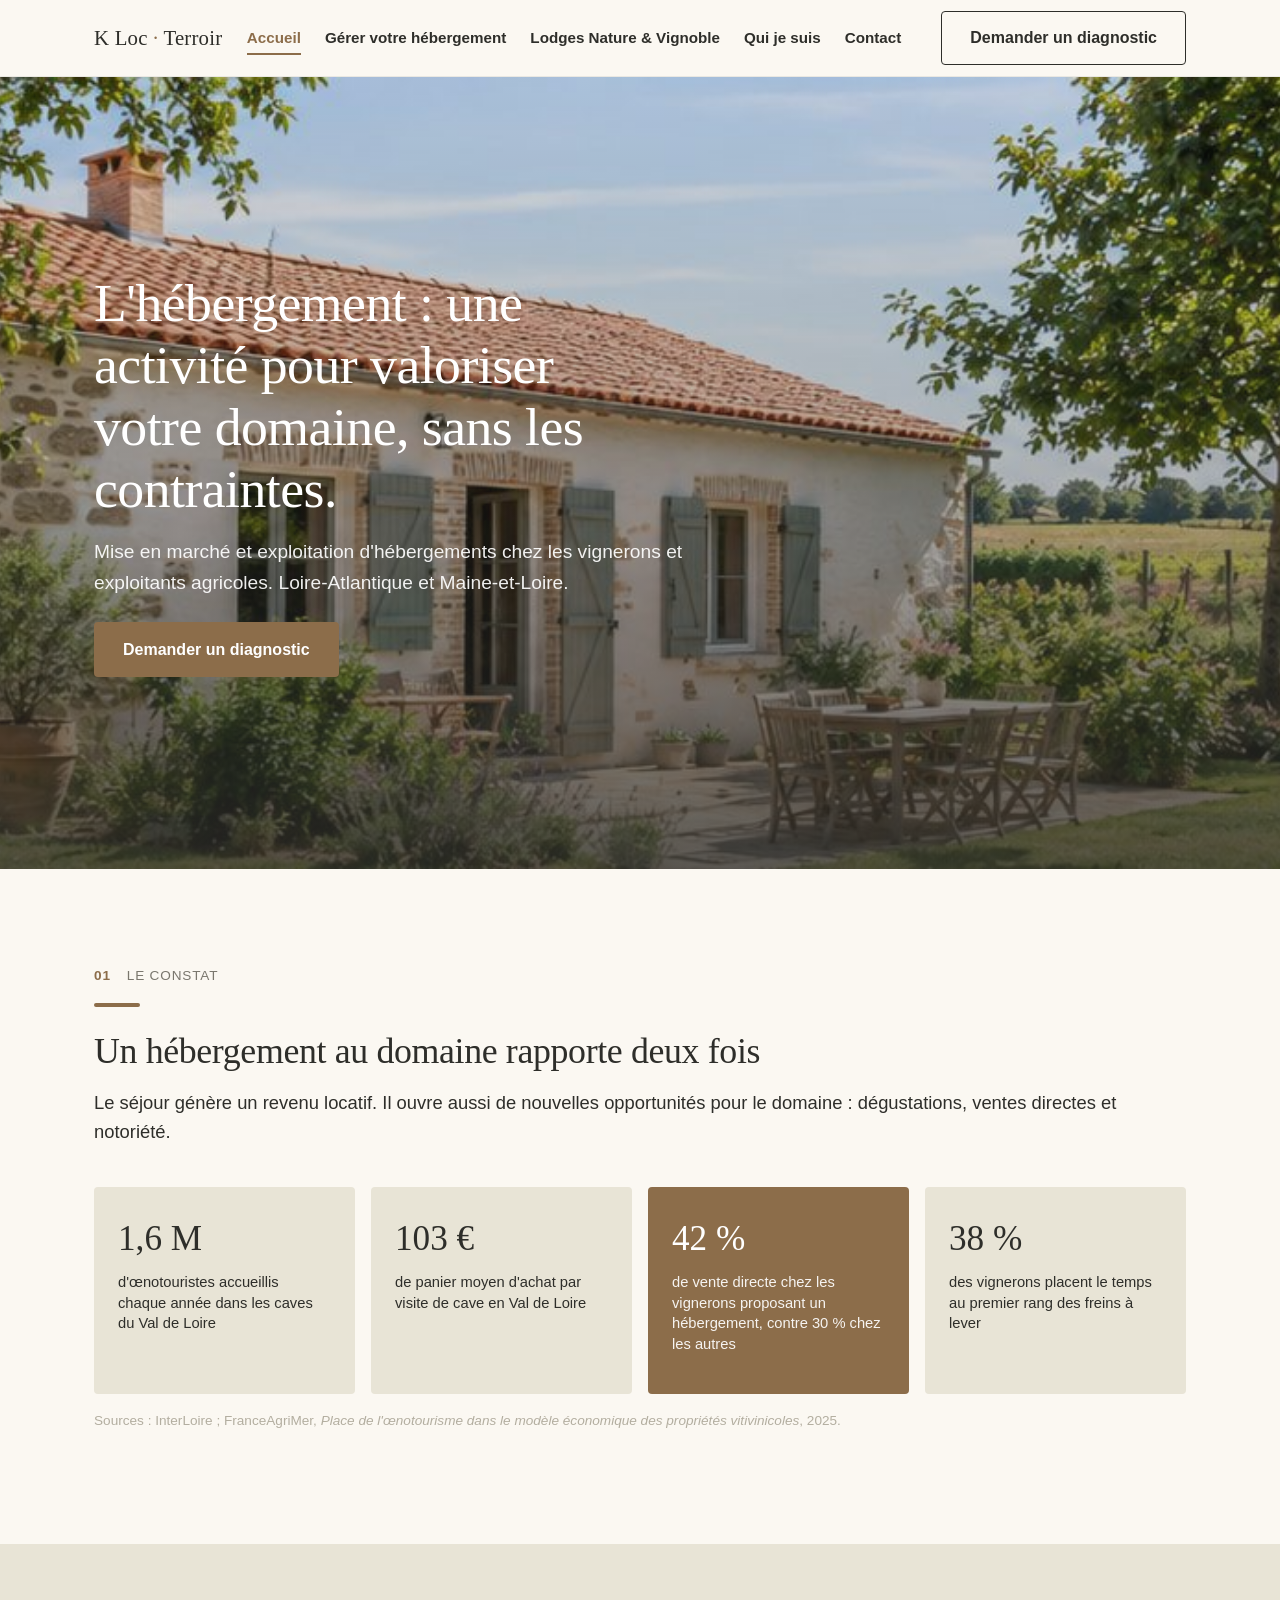
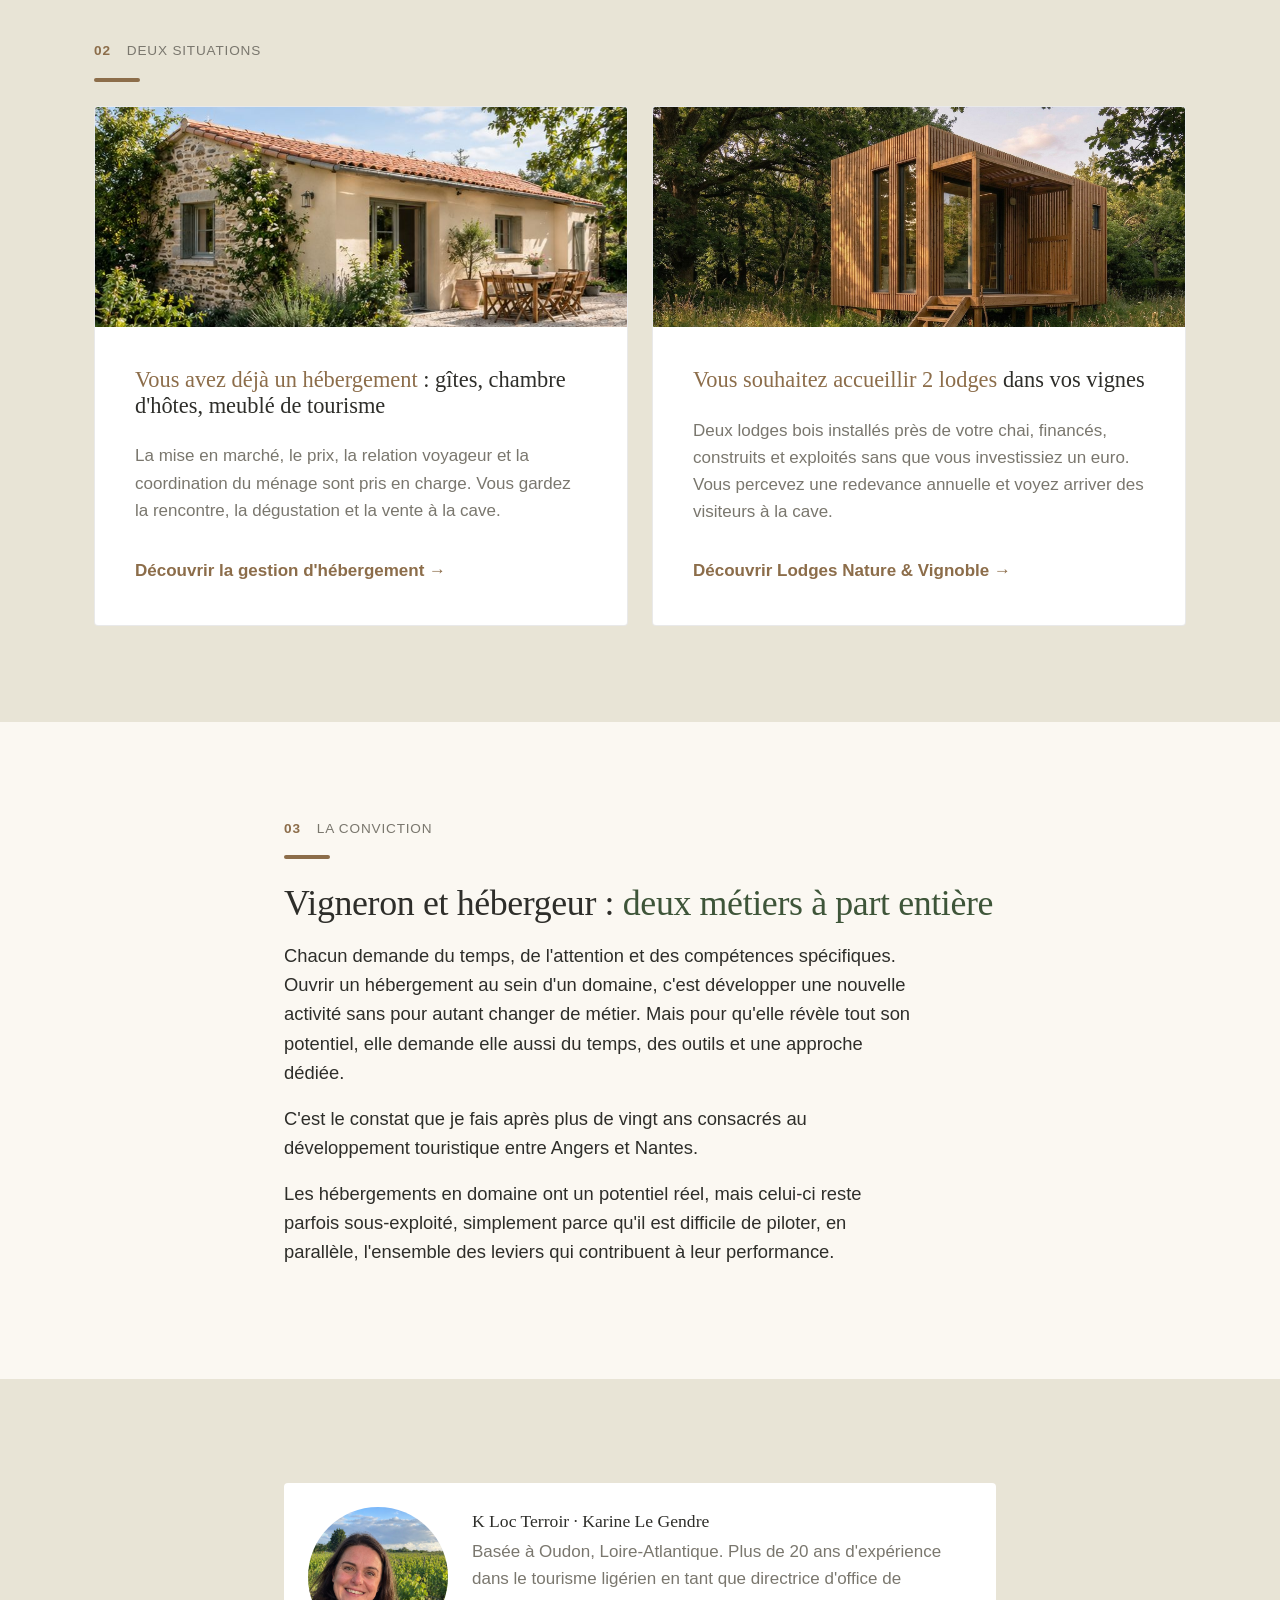
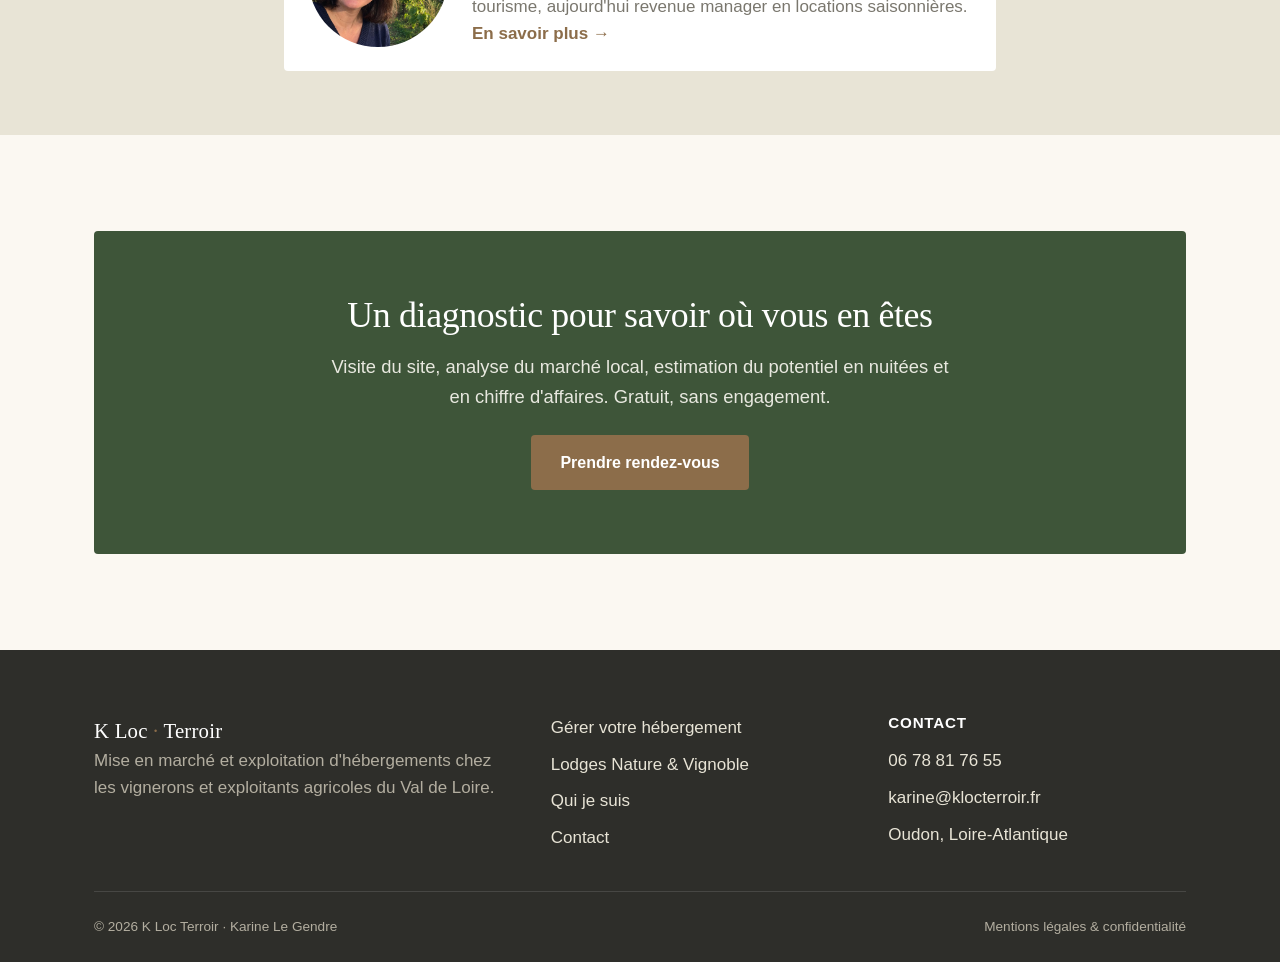
<file: index.html>
﻿<!doctype html>
<html lang="fr">
<head>
<meta charset="UTF-8">
<meta name="viewport" content="width=device-width, initial-scale=1">
<title>K Loc Terroir · Mise en marché et exploitation d'hébergements en domaine viticole</title>
<meta name="description" content="Mise en marché et exploitation d'hébergements chez les vignerons et exploitants agricoles. Loire-Atlantique et Maine-et-Loire.">
<link rel="stylesheet" href="css/style.css">
</head>
<body>

<header class="site-header">
  <div class="wrap">
    <a href="index.html" class="logo">K Loc<span class="dot"> · </span>Terroir</a>
    <nav class="nav">
      <ul class="nav-links">
        <li><a href="index.html" aria-current="page">Accueil</a></li>
        <li><a href="gestion-hebergement.html">Gérer votre hébergement</a></li>
        <li><a href="lodges.html">Lodges Nature &amp; Vignoble</a></li>
        <li><a href="qui-je-suis.html">Qui je suis</a></li>
        <li><a href="contact.html">Contact</a></li>
      </ul>
      <div class="nav-cta">
        <a href="https://d4js4i9rrf.zite.so" target="_blank" rel="noopener" class="btn btn-outline">Demander un diagnostic</a>
      </div>
      <button class="nav-toggle" aria-label="Ouvrir le menu" aria-expanded="false">
        <span></span><span></span><span></span>
      </button>
    </nav>
  </div>
</header>

<main>

  <!-- Bloc 1 — Bandeau d'ouverture -->
  <section class="hero" style="background-image:url('images/hero-facade.jpg');">
    <div class="wrap hero-inner">
      <h1>L'hébergement : une activité pour valoriser votre domaine, sans les contraintes.</h1>
      <p class="lede">Mise en marché et exploitation d'hébergements chez les vignerons et exploitants agricoles. Loire-Atlantique et Maine-et-Loire.</p>
      <div class="hero-actions">
        <a href="https://d4js4i9rrf.zite.so" target="_blank" rel="noopener" class="btn btn-primary">Demander un diagnostic</a>
      </div>
    </div>
  </section>

  <!-- Bloc 2 — Le constat -->
  <section class="section-cream">
    <div class="wrap">
      <div class="eyebrow"><span class="num">01</span><span class="label">Le constat</span></div>
      <hr class="rule">
      <h2>Un hébergement au domaine rapporte deux fois</h2>
      <p class="lede" style="max-width:none;">Le séjour génère un revenu locatif. Il ouvre aussi de nouvelles opportunités pour le domaine : dégustations, ventes directes et notoriété.</p>

      <div class="stat-grid">
        <div class="stat-card">
          <div class="stat-figure">1,6 M</div>
          <p class="stat-label">d'œnotouristes accueillis chaque année dans les caves du Val de Loire</p>
        </div>
        <div class="stat-card">
          <div class="stat-figure">103&nbsp;€</div>
          <p class="stat-label">de panier moyen d'achat par visite de cave en Val de Loire</p>
        </div>
        <div class="stat-card is-highlight">
          <div class="stat-figure">42&nbsp;%</div>
          <p class="stat-label">de vente directe chez les vignerons proposant un hébergement, contre 30&nbsp;% chez les autres</p>
        </div>
        <div class="stat-card">
          <div class="stat-figure">38&nbsp;%</div>
          <p class="stat-label">des vignerons placent le temps au premier rang des freins à lever</p>
        </div>
      </div>
      <p class="fine-print" style="margin-top:1rem;">Sources : InterLoire ; FranceAgriMer, <em>Place de l'œnotourisme dans le modèle économique des propriétés vitivinicoles</em>, 2025.</p>
    </div>
  </section>

  <!-- Bloc 3 — Les deux portes -->
  <section class="section-sand">
    <div class="wrap">
      <div class="eyebrow"><span class="num">02</span><span class="label">Deux situations</span></div>
      <hr class="rule">

      <div class="doors" style="margin-top:0;">
        <article class="door-card">
          <div class="door-img" style="background-image:url('images/facade-roses.jpg');"></div>
          <div class="door-body">
            <h3><span class="door-lead">Vous avez déjà un hébergement</span>&nbsp;: gîtes, chambre d'hôtes, meublé de tourisme</h3>
            <p>La mise en marché, le prix, la relation voyageur et la coordination du ménage sont pris en charge. Vous gardez la rencontre, la dégustation et la vente à la cave.</p>
            <a href="gestion-hebergement.html" class="link-arrow">Découvrir la gestion d'hébergement →</a>
          </div>
        </article>

        <article class="door-card">
          <div class="door-img" style="background-image:url('images/lodge-nature.jpg');"></div>
          <div class="door-body">
            <h3><span class="door-lead">Vous souhaitez accueillir 2 lodges</span> dans vos vignes</h3>
            <p>Deux lodges bois installés près de votre chai, financés, construits et exploités sans que vous investissiez un euro. Vous percevez une redevance annuelle et voyez arriver des visiteurs à la cave.</p>
            <a href="lodges.html" class="link-arrow">Découvrir Lodges Nature &amp; Vignoble →</a>
          </div>
        </article>
      </div>
    </div>
  </section>

  <!-- Bloc 4 — La conviction -->
  <section class="section-cream">
    <div class="wrap wrap-narrow">
      <div class="eyebrow"><span class="num">03</span><span class="label">La conviction</span></div>
      <hr class="rule">
      <h2>Vigneron et hébergeur&nbsp;: <span class="accent">deux métiers à part entière</span></h2>
      <p class="lede">Chacun demande du temps, de l'attention et des compétences spécifiques. Ouvrir un hébergement au sein d'un domaine, c'est développer une nouvelle activité sans pour autant changer de métier. Mais pour qu'elle révèle tout son potentiel, elle demande elle aussi du temps, des outils et une approche dédiée.</p>
      <p class="lede">C'est le constat que je fais après plus de vingt ans consacrés au développement touristique entre Angers et Nantes.</p>
      <p class="lede">Les hébergements en domaine ont un potentiel réel, mais celui-ci reste parfois sous-exploité, simplement parce qu'il est difficile de piloter, en parallèle, l'ensemble des leviers qui contribuent à leur performance.</p>
    </div>
  </section>

  <!-- Bloc 5 — Signature -->
  <section class="section-sand tight">
    <div class="wrap wrap-narrow">
      <div class="signature">
        <img src="images/karine-vignes.jpg" alt="Karine Le Gendre, dans les vignes">
        <div>
          <span class="name">K Loc Terroir · Karine Le Gendre</span>
          <p>Basée à Oudon, Loire-Atlantique. Plus de 20 ans d'expérience dans le tourisme ligérien en tant que directrice d'office de tourisme, aujourd'hui revenue manager en locations saisonnières.</p>
          <a href="qui-je-suis.html" class="link-arrow">En savoir plus →</a>
        </div>
      </div>
    </div>
  </section>

  <!-- Bloc 6 — Appel à l'action -->
  <section class="section-cream">
    <div class="wrap">
      <div class="cta-band">
        <h2>Un diagnostic pour savoir où vous en êtes</h2>
        <p class="lede">Visite du site, analyse du marché local, estimation du potentiel en nuitées et en chiffre d'affaires. Gratuit, sans engagement.</p>
        <div class="hero-actions">
          <a href="https://d4js4i9rrf.zite.so" target="_blank" rel="noopener" class="btn btn-primary">Prendre rendez-vous</a>
        </div>
      </div>
    </div>
  </section>

</main>

<footer class="site-footer">
  <div class="wrap">
    <div class="footer-grid">
      <div>
        <a href="index.html" class="logo">K Loc<span class="dot"> · </span>Terroir</a>
        <p>Mise en marché et exploitation d'hébergements chez les vignerons et exploitants agricoles du Val de Loire.</p>
      </div>
      <div>
        <ul class="footer-links">
          <li><a href="gestion-hebergement.html">Gérer votre hébergement</a></li>
          <li><a href="lodges.html">Lodges Nature &amp; Vignoble</a></li>
          <li><a href="qui-je-suis.html">Qui je suis</a></li>
          <li><a href="contact.html">Contact</a></li>
        </ul>
      </div>
      <div>
        <h4>Contact</h4>
        <ul class="footer-links">
          <li>06 78 81 76 55</li>
          <li><a href="mailto:karine@klocterroir.fr">karine@klocterroir.fr</a></li>
          <li>Oudon, Loire-Atlantique</li>
        </ul>
      </div>
    </div>
    <div class="footer-bottom">
      <span>© 2026 K Loc Terroir · Karine Le Gendre</span>
      <a href="mentions-legales.html">Mentions légales &amp; confidentialité</a>
    </div>
  </div>
</footer>

<script src="js/main.js"></script>
</body>
</html>
</file>
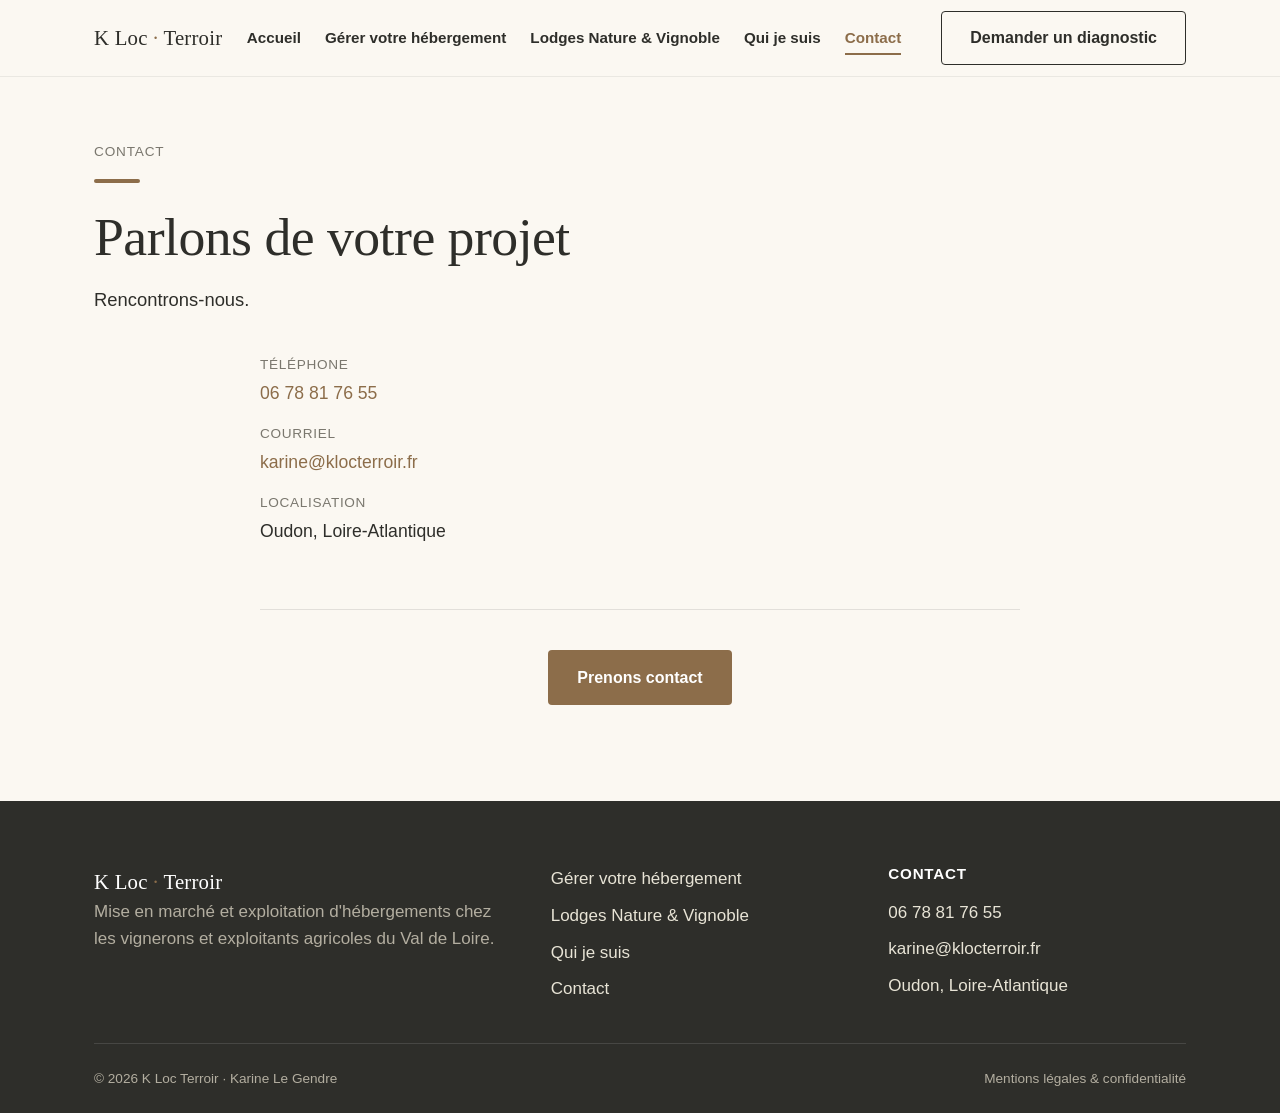
<file: contact.html>
﻿<!doctype html>
<html lang="fr">
<head>
<meta charset="UTF-8">
<meta name="viewport" content="width=device-width, initial-scale=1">
<title>Contact · K Loc Terroir</title>
<meta name="description" content="Parlons de votre projet. Un échange, une visite, une estimation. Sans engagement, et sans frais.">
<link rel="stylesheet" href="css/style.css">
</head>
<body>

<header class="site-header">
  <div class="wrap">
    <a href="index.html" class="logo">K Loc<span class="dot"> · </span>Terroir</a>
    <nav class="nav">
      <ul class="nav-links">
        <li><a href="index.html">Accueil</a></li>
        <li><a href="gestion-hebergement.html">Gérer votre hébergement</a></li>
        <li><a href="lodges.html">Lodges Nature &amp; Vignoble</a></li>
        <li><a href="qui-je-suis.html">Qui je suis</a></li>
        <li><a href="contact.html" aria-current="page">Contact</a></li>
      </ul>
      <div class="nav-cta">
        <a href="https://d4js4i9rrf.zite.so" target="_blank" rel="noopener" class="btn btn-outline">Demander un diagnostic</a>
      </div>
      <button class="nav-toggle" aria-label="Ouvrir le menu" aria-expanded="false">
        <span></span><span></span><span></span>
      </button>
    </nav>
  </div>
</header>

<main>
  <section class="section-cream" style="padding-top:4rem;">
    <div class="wrap">
      <div class="eyebrow"><span class="label">Contact</span></div>
      <hr class="rule">
      <h1>Parlons de votre projet</h1>
      <p class="lede">Rencontrons-nous.</p>

      <div class="wrap-narrow" style="padding:0; margin-top:2.5rem;">
        <div class="contact-info">
          <dl>
            <dt>Téléphone</dt>
            <dd><a href="tel:+33678817655">06 78 81 76 55</a></dd>
            <dt>Courriel</dt>
            <dd><a href="mailto:karine@klocterroir.fr">karine@klocterroir.fr</a></dd>
            <dt>Localisation</dt>
            <dd>Oudon, Loire-Atlantique</dd>
          </dl>
        </div>

        <div class="receipt-cta">
          <a href="https://d4js4i9rrf.zite.so" class="btn btn-primary" target="_blank" rel="noopener">Prenons contact</a>
        </div>
      </div>
    </div>
  </section>
</main>

<footer class="site-footer">
  <div class="wrap">
    <div class="footer-grid">
      <div>
        <a href="index.html" class="logo">K Loc<span class="dot"> · </span>Terroir</a>
        <p>Mise en marché et exploitation d'hébergements chez les vignerons et exploitants agricoles du Val de Loire.</p>
      </div>
      <div>
        <ul class="footer-links">
          <li><a href="gestion-hebergement.html">Gérer votre hébergement</a></li>
          <li><a href="lodges.html">Lodges Nature &amp; Vignoble</a></li>
          <li><a href="qui-je-suis.html">Qui je suis</a></li>
          <li><a href="contact.html">Contact</a></li>
        </ul>
      </div>
      <div>
        <h4>Contact</h4>
        <ul class="footer-links">
          <li>06 78 81 76 55</li>
          <li><a href="mailto:karine@klocterroir.fr">karine@klocterroir.fr</a></li>
          <li>Oudon, Loire-Atlantique</li>
        </ul>
      </div>
    </div>
    <div class="footer-bottom">
      <span>© 2026 K Loc Terroir · Karine Le Gendre</span>
      <a href="mentions-legales.html">Mentions légales &amp; confidentialité</a>
    </div>
  </div>
</footer>

<script src="js/main.js"></script>
</body>
</html>
</file>
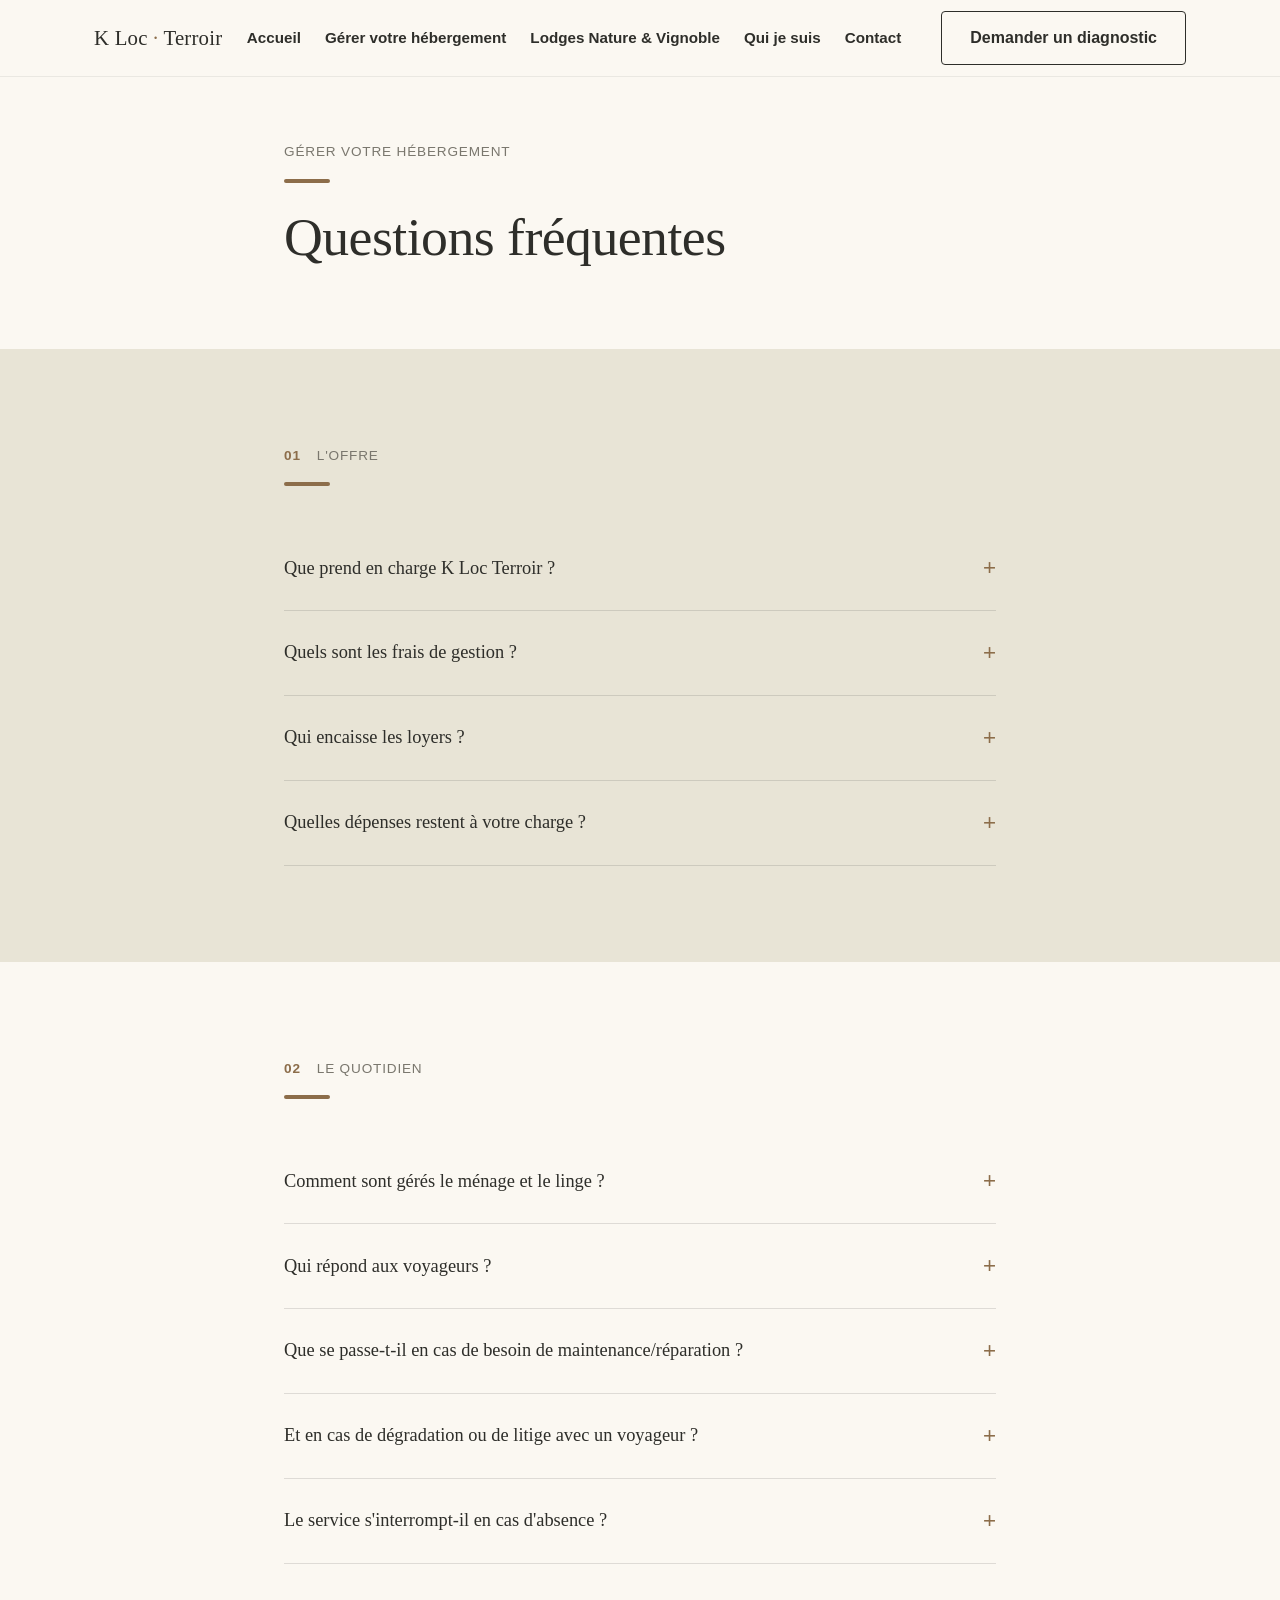
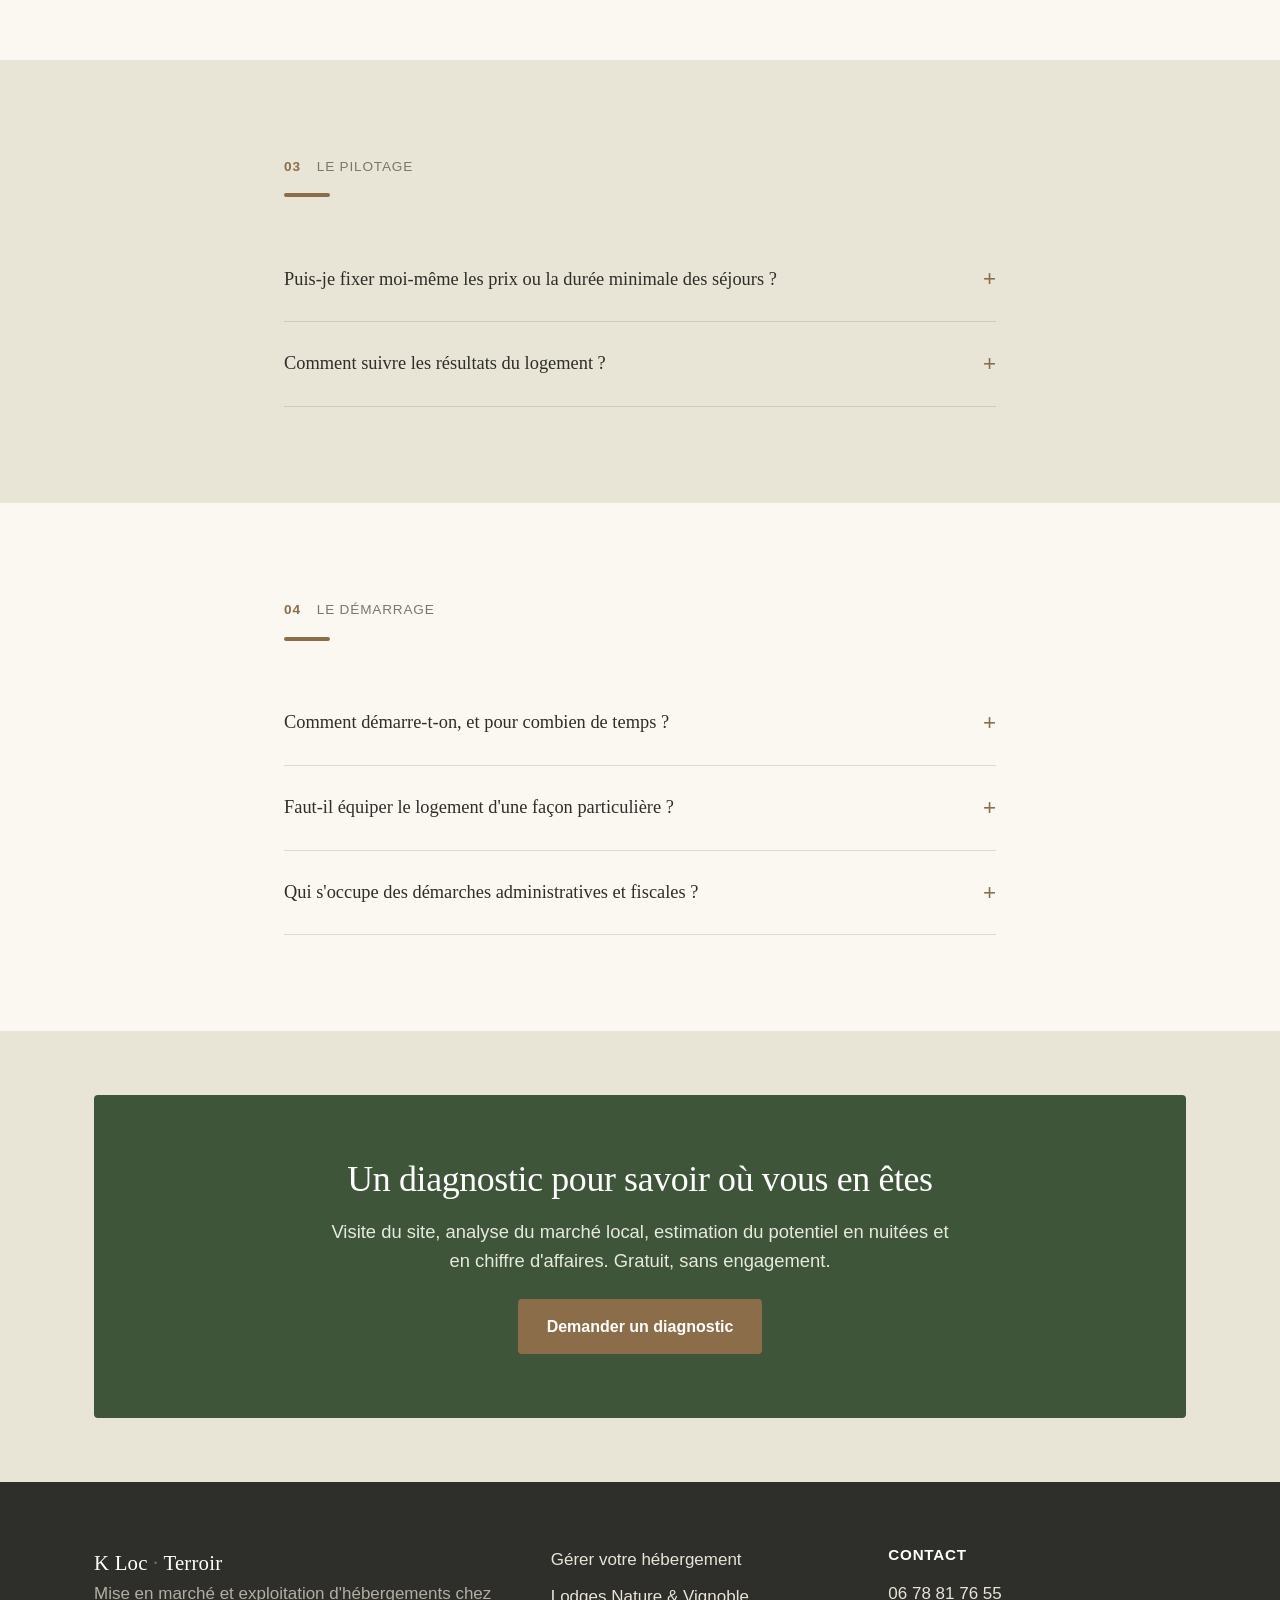
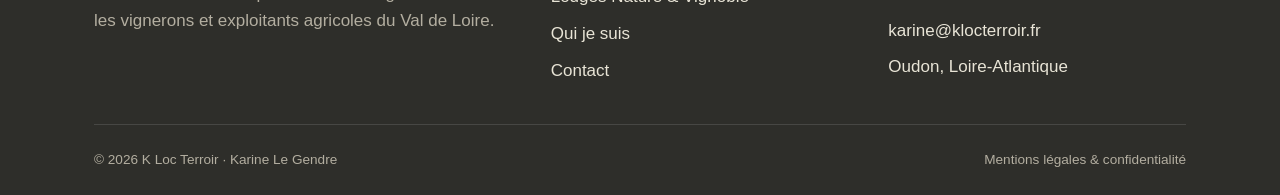
<file: faq.html>
<!doctype html>
<html lang="fr">
<head>
<meta charset="UTF-8">
<meta name="viewport" content="width=device-width, initial-scale=1">
<title>Questions fréquentes · K Loc Terroir</title>
<meta name="description" content="Questions fréquentes sur la gestion de votre hébergement : ce qui est pris en charge, les frais de gestion, le quotidien, le pilotage et le démarrage.">
<link rel="stylesheet" href="css/style.css">
</head>
<body>

<header class="site-header">
  <div class="wrap">
    <a href="index.html" class="logo">K Loc<span class="dot"> · </span>Terroir</a>
    <nav class="nav">
      <ul class="nav-links">
        <li><a href="index.html">Accueil</a></li>
        <li><a href="gestion-hebergement.html">Gérer votre hébergement</a></li>
        <li><a href="lodges.html">Lodges Nature &amp; Vignoble</a></li>
        <li><a href="qui-je-suis.html">Qui je suis</a></li>
        <li><a href="contact.html">Contact</a></li>
      </ul>
      <div class="nav-cta">
        <a href="https://d4js4i9rrf.zite.so" target="_blank" rel="noopener" class="btn btn-outline">Demander un diagnostic</a>
      </div>
      <button class="nav-toggle" aria-label="Ouvrir le menu" aria-expanded="false">
        <span></span><span></span><span></span>
      </button>
    </nav>
  </div>
</header>

<main>

  <section class="section-cream tight">
    <div class="wrap wrap-narrow">
      <div class="eyebrow"><span class="label">Gérer votre hébergement</span></div>
      <hr class="rule">
      <h1>Questions fréquentes</h1>
    </div>
  </section>

  <!-- L'offre -->
  <section class="section-sand">
    <div class="wrap wrap-narrow">
      <div class="eyebrow"><span class="num">01</span><span class="label">L'offre</span></div>
      <hr class="rule">

      <div class="faq">
        <details class="faq-item">
          <summary>Que prend en charge K Loc Terroir&nbsp;?</summary>
          <p>La création et la mise en ligne de l'annonce, la stratégie de prix, les échanges avec les voyageurs, l'accueil, le ménage et le linge, la maintenance courante. Vous n'avez rien à gérer au quotidien.</p>
        </details>
        <details class="faq-item">
          <summary>Quels sont les frais de gestion&nbsp;?</summary>
          <p>24&nbsp;% des revenus locatifs (hors ménage, taxe de séjour et commissions des plateformes).</p>
          <p>Aucun frais d'entrée ni frais de dossier.</p>
          <p>Si votre logement ne génère aucun revenu, rien n'est dû.</p>
        </details>
        <details class="faq-item">
          <summary>Qui encaisse les loyers&nbsp;?</summary>
          <p>Les règlements effectués par les voyageurs (nuitées et frais de ménage) sont versés directement sur votre compte.</p>
          <p>En fin de mois, K Loc Terroir vous facture sa prestation et vous demande le remboursement des débours correspondant aux prestations de ménage réglées en votre nom et pour votre compte.</p>
        </details>
        <details class="faq-item">
          <summary>Quelles dépenses restent à votre charge&nbsp;?</summary>
          <ul>
            <li>Les frais de maintenance et de réparation</li>
            <li>L'équipement du logement</li>
          </ul>
          <p>Le cadeau de bienvenue laissé aux voyageurs et les consommables de base sont fournis par K Loc Terroir.</p>
          <p>Les frais de ménage, eux, sont réglés par les voyageurs en supplément de la nuitée.</p>
        </details>
      </div>
    </div>
  </section>

  <!-- Le quotidien -->
  <section class="section-cream">
    <div class="wrap wrap-narrow">
      <div class="eyebrow"><span class="num">02</span><span class="label">Le quotidien</span></div>
      <hr class="rule">

      <div class="faq">
        <details class="faq-item">
          <summary>Comment sont gérés le ménage et le linge&nbsp;?</summary>
          <p>Chaque logement est confié à un prestataire attitré, qui le connaît et suit une check-list détaillée.</p>
          <p>Le linge de qualité hôtelière est fourni et entretenu en blanchisserie.</p>
        </details>
        <details class="faq-item">
          <summary>Qui répond aux voyageurs&nbsp;?</summary>
          <p>L'intégralité des échanges est prise en charge, 7 jours sur 7&nbsp;: questions avant la réservation, assistance pendant le séjour, suivi après le départ. Chaque séjour est préparé avec le même soin&nbsp;: propreté, linge, consommables, cadeau de bienvenue.</p>
        </details>
        <details class="faq-item">
          <summary>Que se passe-t-il en cas de besoin de maintenance/réparation&nbsp;?</summary>
          <p>Un réseau d'artisans locaux permet d'intervenir sans délai. En cas d'urgence, l'intervention est engagée immédiatement jusqu'à un seuil convenu préalablement ensemble. Au-delà de ce montant, ou pour tout ce qui n'est pas urgent, une demande vous est soumise avant intervention.</p>
          <p>Ces frais restent à votre charge.</p>
        </details>
        <details class="faq-item">
          <summary>Et en cas de dégradation ou de litige avec un voyageur&nbsp;?</summary>
          <p>Les démarches sont menées de bout en bout&nbsp;: constat, échanges avec le voyageur et la plateforme, constitution du dossier auprès de l'assurance ou mise en jeu de la caution.</p>
          <p>Vous n'avez pas de dossier à monter.</p>
        </details>
        <details class="faq-item">
          <summary>Le service s'interrompt-il en cas d'absence&nbsp;?</summary>
          <p>Non. L'exploitation s'appuie sur un réseau de prestataires locaux&nbsp;: ménage, accueil, maintenance, mobilisables à tout moment.</p>
          <p>En cas d'indisponibilité, les opérations sont déléguées.</p>
        </details>
      </div>
    </div>
  </section>

  <!-- Le pilotage -->
  <section class="section-sand">
    <div class="wrap wrap-narrow">
      <div class="eyebrow"><span class="num">03</span><span class="label">Le pilotage</span></div>
      <hr class="rule">

      <div class="faq">
        <details class="faq-item">
          <summary>Puis-je fixer moi-même les prix ou la durée minimale des séjours&nbsp;?</summary>
          <p>Non&nbsp;: la tarification relève de K Loc Terroir qui optimise la performance de votre chiffre d'affaires selon la demande.</p>
          <p>Vos périodes d'occupation personnelle sont en revanche bloquées au calendrier autant que vous le souhaitez.</p>
        </details>
        <details class="faq-item">
          <summary>Comment suivre les résultats du logement&nbsp;?</summary>
          <p>Un point de performance détaillé vous est transmis&nbsp;: taux d'occupation, prix moyen par nuit, revenus générés, réservations à venir.</p>
          <p>Le calendrier et l'état des réservations restent consultables à tout moment.</p>
        </details>
      </div>
    </div>
  </section>

  <!-- Le démarrage -->
  <section class="section-cream">
    <div class="wrap wrap-narrow">
      <div class="eyebrow"><span class="num">04</span><span class="label">Le démarrage</span></div>
      <hr class="rule">

      <div class="faq">
        <details class="faq-item">
          <summary>Comment démarre-t-on, et pour combien de temps&nbsp;?</summary>
          <p>3 documents suffisent&nbsp;: une attestation d'assurance propriétaire non occupant, une pièce d'identité et un RIB.</p>
          <p>Le contrat court sur six mois, puis se poursuit librement, résiliable avec un mois de préavis.</p>
        </details>
        <details class="faq-item">
          <summary>Faut-il équiper le logement d'une façon particulière&nbsp;?</summary>
          <p>Une liste d'équipements obligatoires est fournie&nbsp;: elle conditionne le confort des voyageurs, les avis, donc le niveau de prix atteignable.</p>
          <p>Une seconde liste recommande les équipements qui font la différence sur les annonces concurrentes.</p>
        </details>
        <details class="faq-item">
          <summary>Qui s'occupe des démarches administratives et fiscales&nbsp;?</summary>
          <p>Vous&nbsp;: ces démarches engagent le propriétaire et se font à son nom. K Loc Terroir vous accompagne dans vos démarches. Le numéro d'enregistrement en mairie se demande avec vous, étape par étape. Pour la taxe de séjour, vous ouvrez un compte en ligne auprès de la collectivité&nbsp;; les plateformes déclarent et reversent ensuite directement.</p>
          <p>Sur la déclaration des revenus locatifs, vous recevez les premières informations et les conseils utiles, avec orientation vers un comptable ou un juriste si votre situation le demande.</p>
        </details>
      </div>
    </div>
  </section>

  <section class="section-sand tight">
    <div class="wrap">
      <div class="cta-band">
        <h2>Un diagnostic pour savoir où vous en êtes</h2>
        <p class="lede">Visite du site, analyse du marché local, estimation du potentiel en nuitées et en chiffre d'affaires. Gratuit, sans engagement.</p>
        <div class="hero-actions">
          <a href="https://d4js4i9rrf.zite.so" target="_blank" rel="noopener" class="btn btn-primary">Demander un diagnostic</a>
        </div>
      </div>
    </div>
  </section>

</main>

<footer class="site-footer">
  <div class="wrap">
    <div class="footer-grid">
      <div>
        <a href="index.html" class="logo">K Loc<span class="dot"> · </span>Terroir</a>
        <p>Mise en marché et exploitation d'hébergements chez les vignerons et exploitants agricoles du Val de Loire.</p>
      </div>
      <div>
        <ul class="footer-links">
          <li><a href="gestion-hebergement.html">Gérer votre hébergement</a></li>
          <li><a href="lodges.html">Lodges Nature &amp; Vignoble</a></li>
          <li><a href="qui-je-suis.html">Qui je suis</a></li>
          <li><a href="contact.html">Contact</a></li>
        </ul>
      </div>
      <div>
        <h4>Contact</h4>
        <ul class="footer-links">
          <li>06 78 81 76 55</li>
          <li><a href="mailto:karine@klocterroir.fr">karine@klocterroir.fr</a></li>
          <li>Oudon, Loire-Atlantique</li>
        </ul>
      </div>
    </div>
    <div class="footer-bottom">
      <span>© 2026 K Loc Terroir · Karine Le Gendre</span>
      <a href="mentions-legales.html">Mentions légales &amp; confidentialité</a>
    </div>
  </div>
</footer>

<script src="js/main.js"></script>
</body>
</html>
</file>
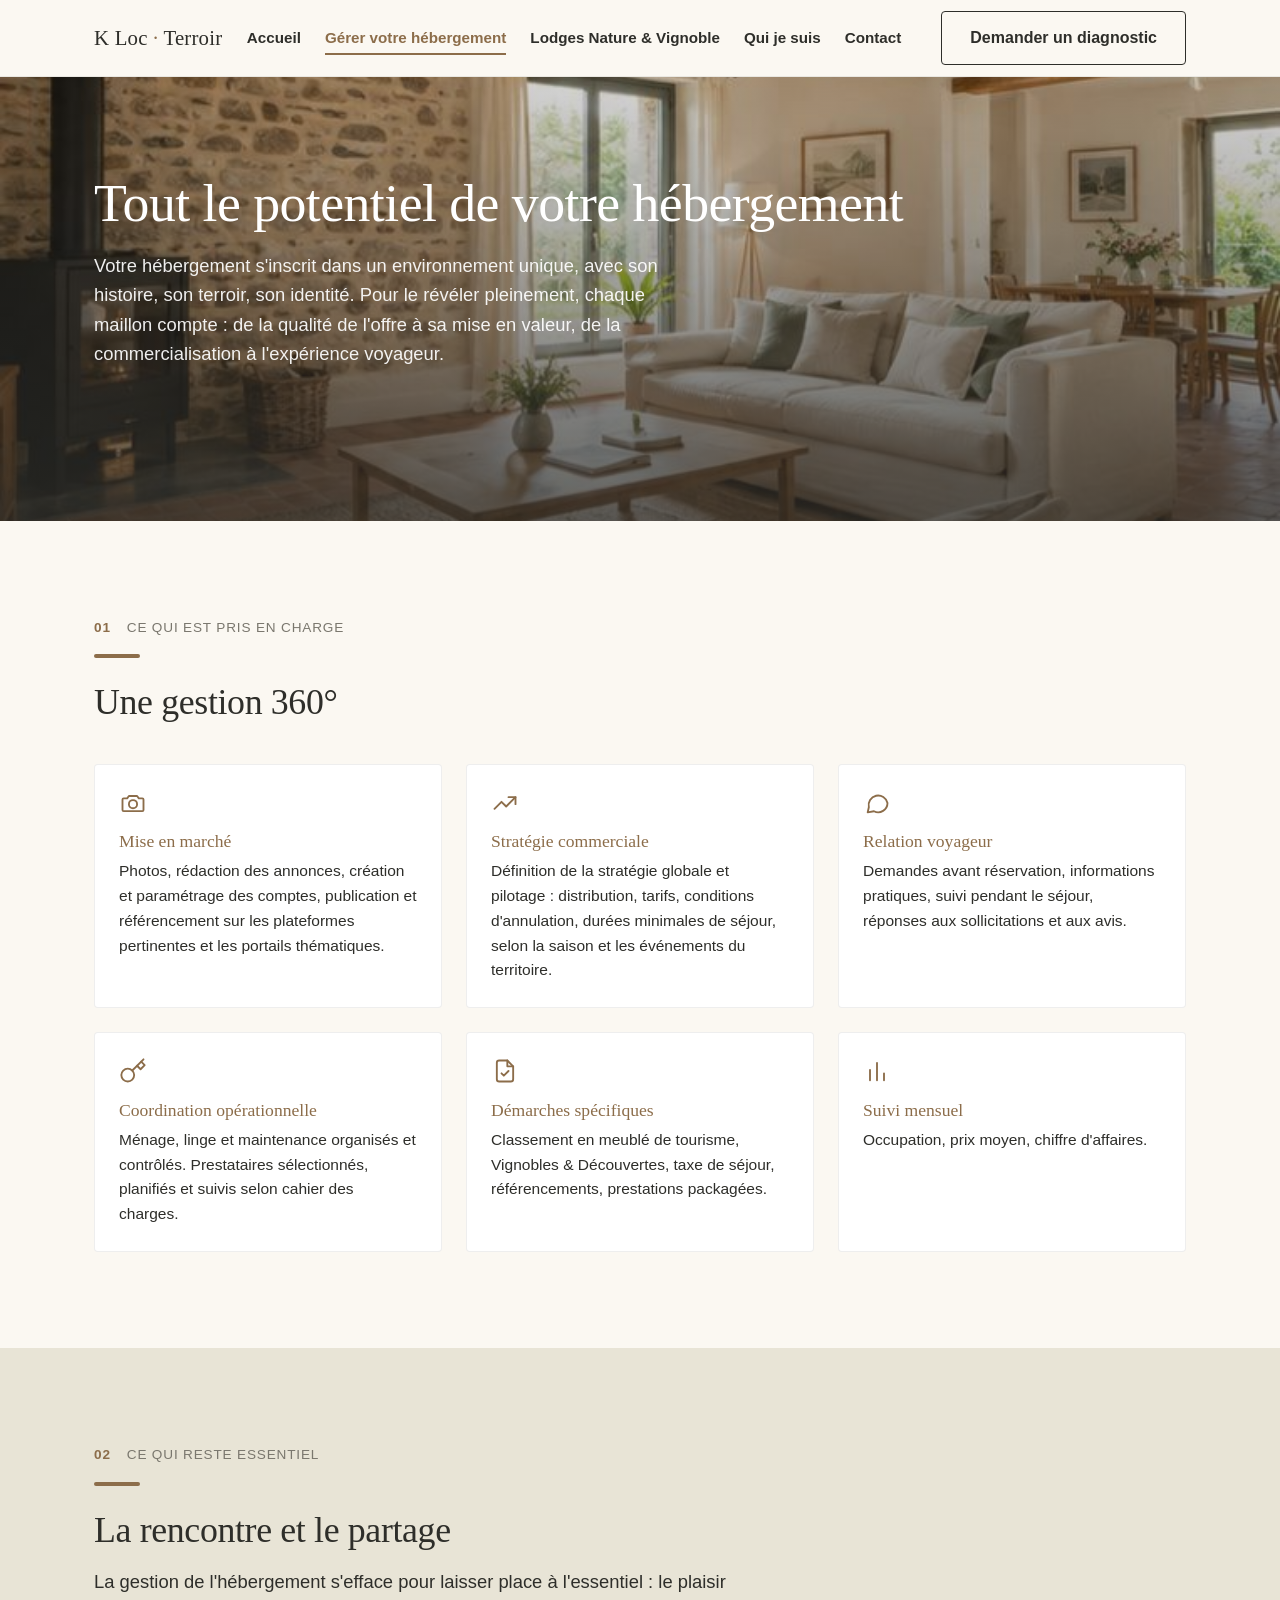
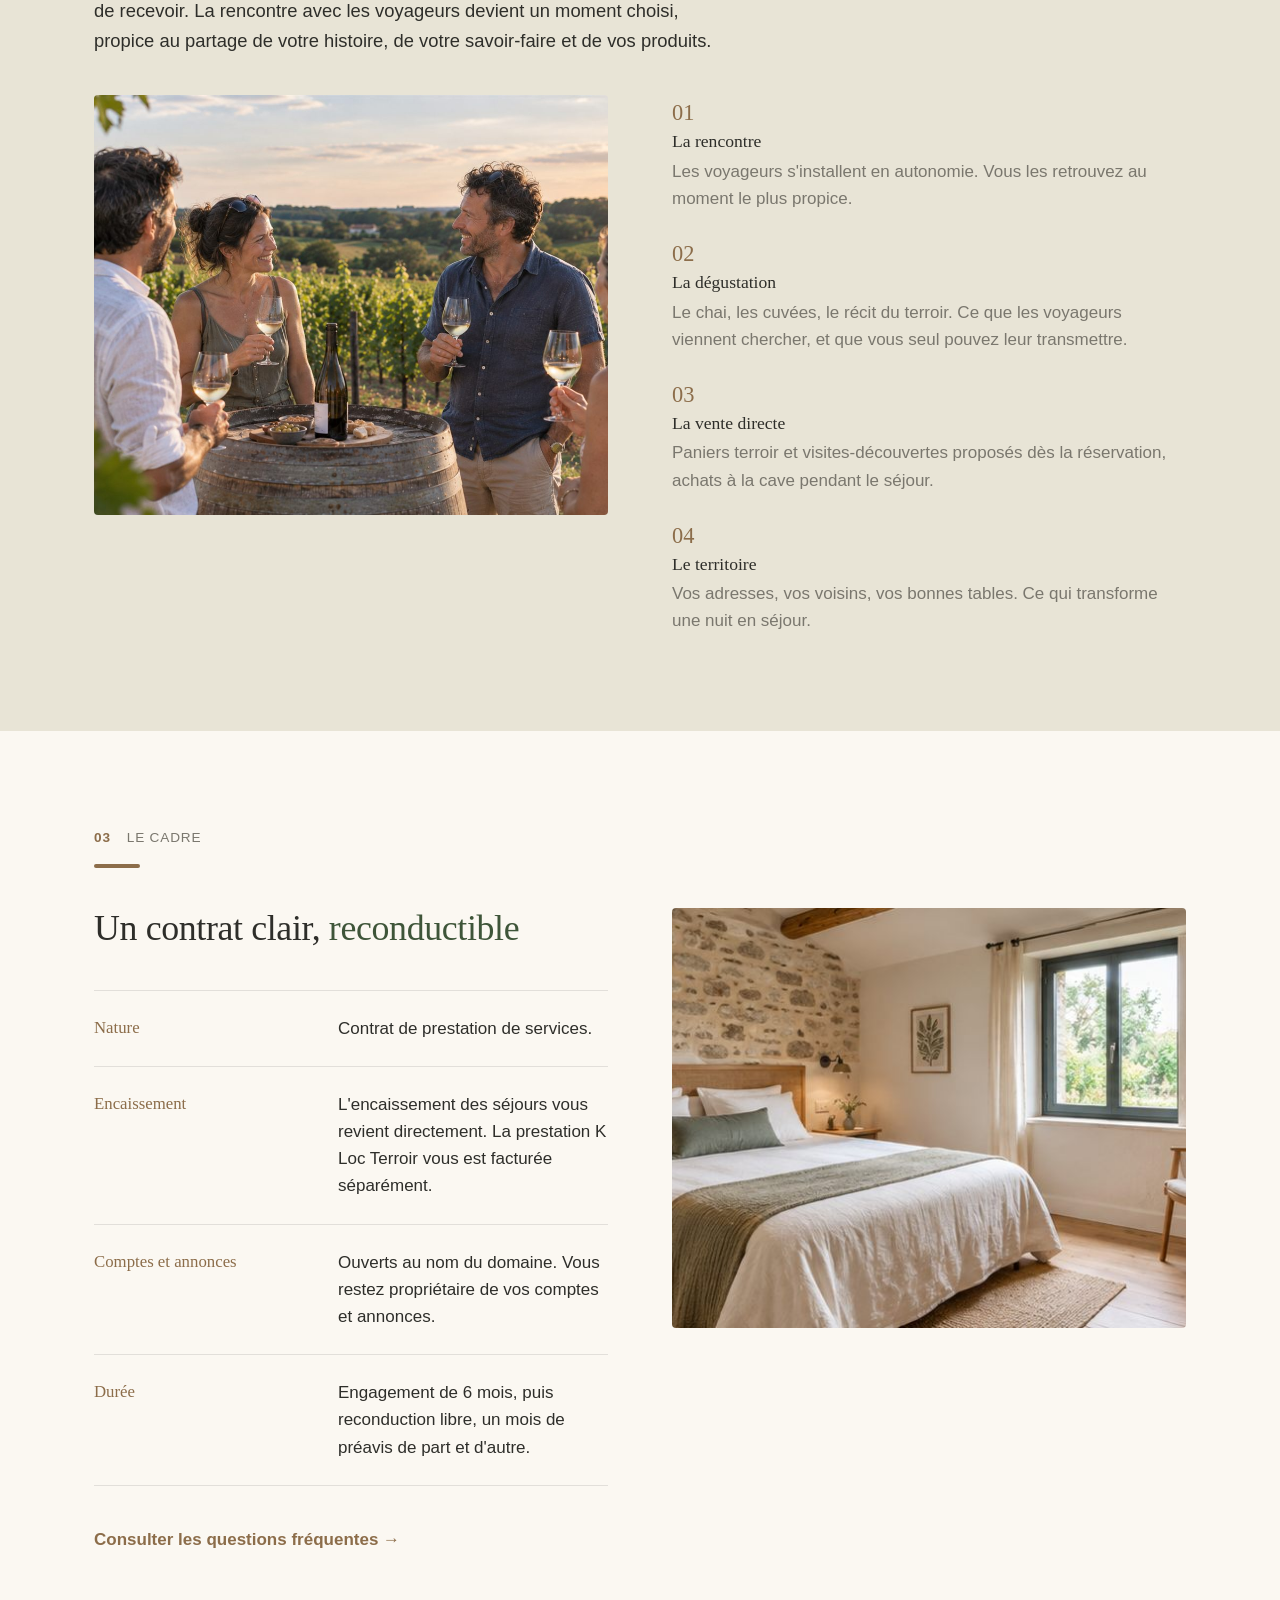
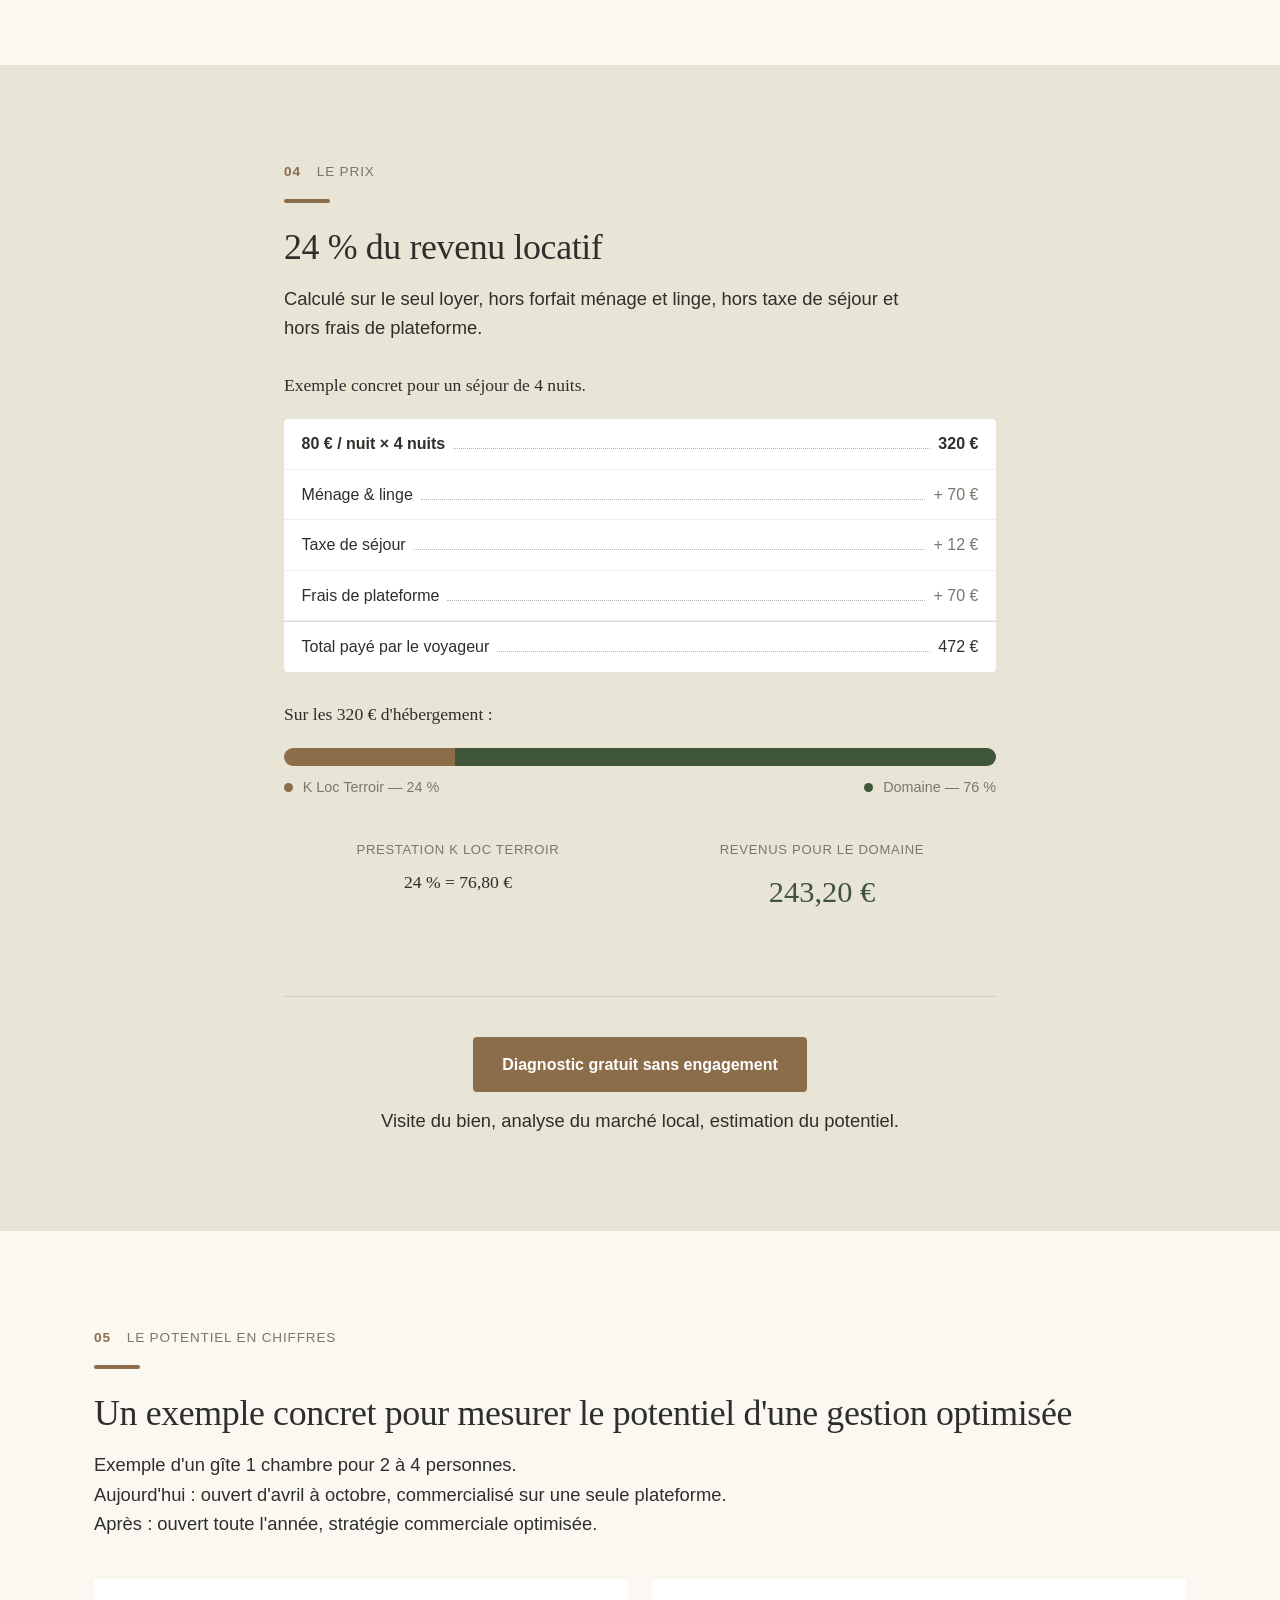
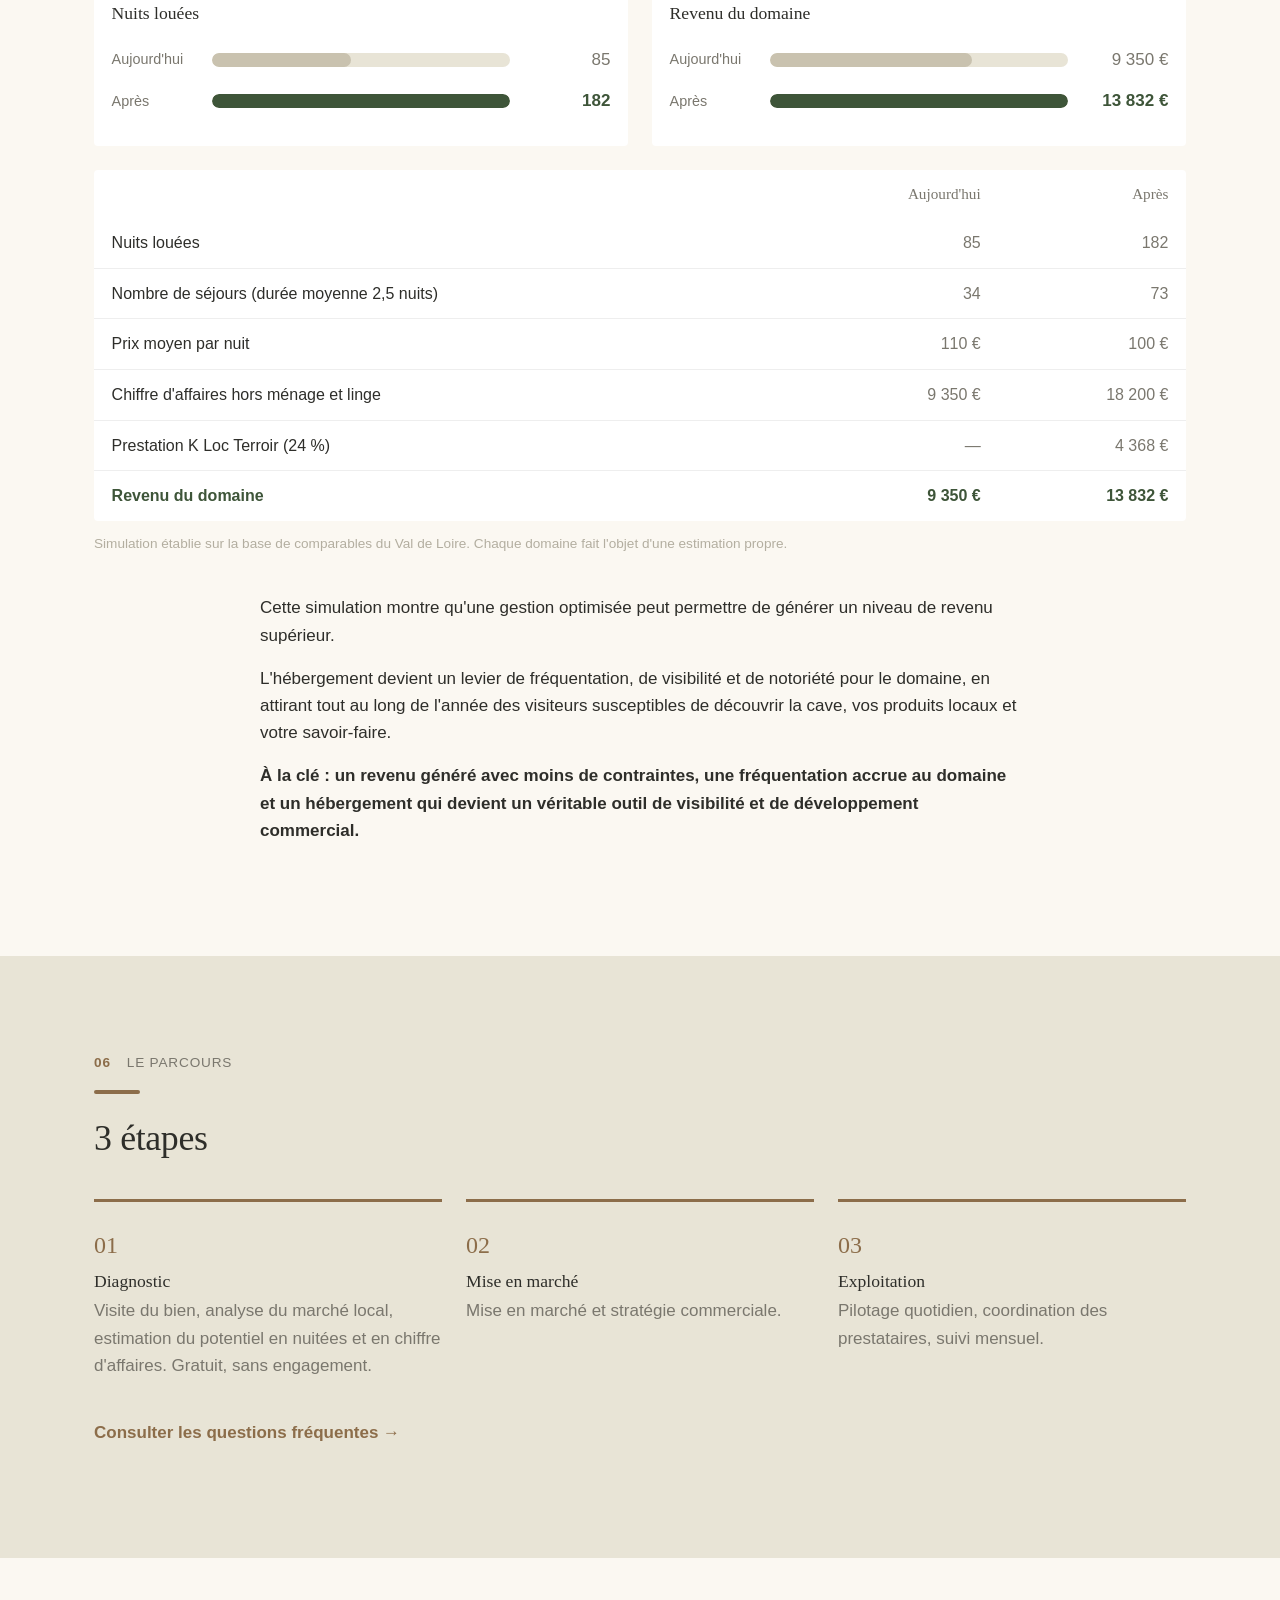
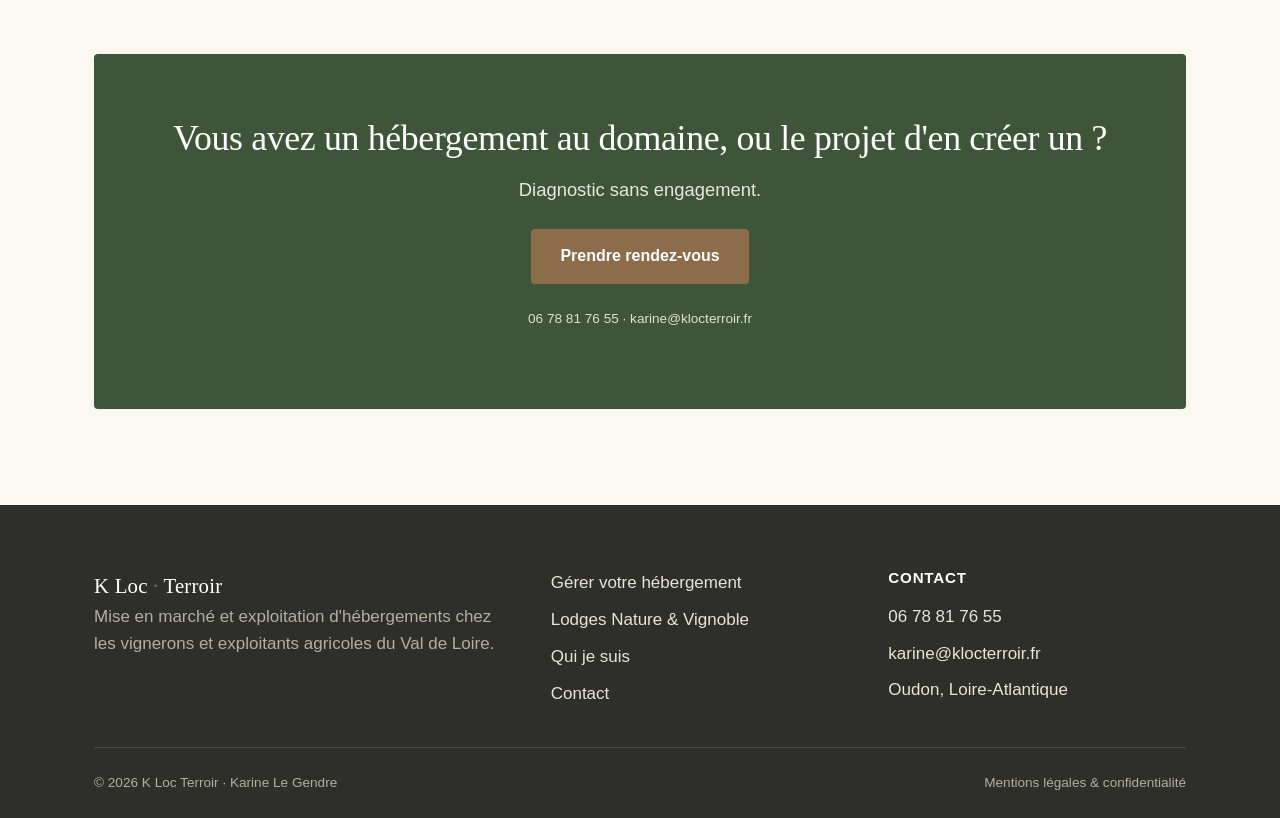
<file: gestion-hebergement.html>
﻿<!doctype html>
<html lang="fr">
<head>
<meta charset="UTF-8">
<meta name="viewport" content="width=device-width, initial-scale=1">
<title>Gérer votre hébergement · K Loc Terroir</title>
<meta name="description" content="Une gestion 360° de votre hébergement en domaine viticole : mise en marché, stratégie commerciale, relation voyageur, coordination opérationnelle.">
<link rel="stylesheet" href="css/style.css">
</head>
<body>

<header class="site-header">
  <div class="wrap">
    <a href="index.html" class="logo">K Loc<span class="dot"> · </span>Terroir</a>
    <nav class="nav">
      <ul class="nav-links">
        <li><a href="index.html">Accueil</a></li>
        <li><a href="gestion-hebergement.html" aria-current="page">Gérer votre hébergement</a></li>
        <li><a href="lodges.html">Lodges Nature &amp; Vignoble</a></li>
        <li><a href="qui-je-suis.html">Qui je suis</a></li>
        <li><a href="contact.html">Contact</a></li>
      </ul>
      <div class="nav-cta">
        <a href="https://d4js4i9rrf.zite.so" target="_blank" rel="noopener" class="btn btn-outline">Demander un diagnostic</a>
      </div>
      <button class="nav-toggle" aria-label="Ouvrir le menu" aria-expanded="false">
        <span></span><span></span><span></span>
      </button>
    </nav>
  </div>
</header>

<main>

  <!-- Bloc 1 — Ouverture -->
  <section class="page-hero" style="background-image:url('images/salon.jpg');">
    <div class="wrap page-hero-inner">
      <h1>Tout le potentiel de votre hébergement</h1>
      <p class="lede">Votre hébergement s'inscrit dans un environnement unique, avec son histoire, son terroir, son identité. Pour le révéler pleinement, chaque maillon compte&nbsp;: de la qualité de l'offre à sa mise en valeur, de la commercialisation à l'expérience voyageur.</p>
    </div>
  </section>

  <!-- Bloc 2 — Ce qui est pris en charge -->
  <section class="section-cream">
    <div class="wrap">
      <div class="eyebrow"><span class="num">01</span><span class="label">Ce qui est pris en charge</span></div>
      <hr class="rule">
      <h2>Une gestion 360°</h2>

      <div class="card-grid">
        <div class="feature-card">
          <span class="feature-icon" aria-hidden="true"><svg viewBox="0 0 24 24"><path d="M4 8h3l1.5-2h7L17 8h3a1 1 0 0 1 1 1v9a1 1 0 0 1-1 1H4a1 1 0 0 1-1-1V9a1 1 0 0 1 1-1z"/><circle cx="12" cy="13" r="3.5"/></svg></span>
          <h4>Mise en marché</h4>
          <p>Photos, rédaction des annonces, création et paramétrage des comptes, publication et référencement sur les plateformes pertinentes et les portails thématiques.</p>
        </div>
        <div class="feature-card">
          <span class="feature-icon" aria-hidden="true"><svg viewBox="0 0 24 24"><polyline points="3 17 9 11 13 15 21 7"/><polyline points="15 7 21 7 21 13"/></svg></span>
          <h4>Stratégie commerciale</h4>
          <p>Définition de la stratégie globale et pilotage&nbsp;: distribution, tarifs, conditions d'annulation, durées minimales de séjour, selon la saison et les événements du territoire.</p>
        </div>
        <div class="feature-card">
          <span class="feature-icon" aria-hidden="true"><svg viewBox="0 0 24 24"><path d="M21 12a8 8 0 0 1-11.6 7.1L4 20l1-4.4A8 8 0 1 1 21 12z"/></svg></span>
          <h4>Relation voyageur</h4>
          <p>Demandes avant réservation, informations pratiques, suivi pendant le séjour, réponses aux sollicitations et aux avis.</p>
        </div>
        <div class="feature-card">
          <span class="feature-icon" aria-hidden="true"><svg viewBox="0 0 24 24"><circle cx="7.5" cy="15.5" r="5.5"/><path d="m21 2-9.6 9.6"/><path d="m15.5 7.5 3 3L22 7l-3-3"/></svg></span>
          <h4>Coordination opérationnelle</h4>
          <p>Ménage, linge et maintenance organisés et contrôlés. Prestataires sélectionnés, planifiés et suivis selon cahier des charges.</p>
        </div>
        <div class="feature-card">
          <span class="feature-icon" aria-hidden="true"><svg viewBox="0 0 24 24"><path d="M14 3H7a2 2 0 0 0-2 2v14a2 2 0 0 0 2 2h10a2 2 0 0 0 2-2V8z"/><polyline points="14 3 14 8 19 8"/><polyline points="9 14 11 16 15 12"/></svg></span>
          <h4>Démarches spécifiques</h4>
          <p>Classement en meublé de tourisme, Vignobles &amp; Découvertes, taxe de séjour, référencements, prestations packagées.</p>
        </div>
        <div class="feature-card">
          <span class="feature-icon" aria-hidden="true"><svg viewBox="0 0 24 24"><line x1="6" y1="20" x2="6" y2="11"/><line x1="12" y1="20" x2="12" y2="5"/><line x1="18" y1="20" x2="18" y2="14"/></svg></span>
          <h4>Suivi mensuel</h4>
          <p>Occupation, prix moyen, chiffre d'affaires.</p>
        </div>
      </div>
    </div>
  </section>

  <!-- Bloc 3 — Ce qui reste au domaine -->
  <section class="section-sand">
    <div class="wrap">
      <div class="eyebrow"><span class="num">02</span><span class="label">Ce qui reste essentiel</span></div>
      <hr class="rule">
      <h2>La rencontre et le partage</h2>
      <p class="lede">La gestion de l'hébergement s'efface pour laisser place à l'essentiel&nbsp;: le plaisir de recevoir. La rencontre avec les voyageurs devient un moment choisi, propice au partage de votre histoire, de votre savoir-faire et de vos produits.</p>

      <div class="split">
        <div class="split-media">
          <img src="images/rencontre-vigneron.jpg" alt="Voyageurs partageant un verre avec le vigneron, au milieu des vignes">
        </div>
        <div class="numbered-grid is-stacked">
          <div class="numbered-card">
            <span class="num">01</span>
            <h4>La rencontre</h4>
            <p>Les voyageurs s'installent en autonomie. Vous les retrouvez au moment le plus propice.</p>
          </div>
          <div class="numbered-card">
            <span class="num">02</span>
            <h4>La dégustation</h4>
            <p>Le chai, les cuvées, le récit du terroir. Ce que les voyageurs viennent chercher, et que vous seul pouvez leur transmettre.</p>
          </div>
          <div class="numbered-card">
            <span class="num">03</span>
            <h4>La vente directe</h4>
            <p>Paniers terroir et visites-découvertes proposés dès la réservation, achats à la cave pendant le séjour.</p>
          </div>
          <div class="numbered-card">
            <span class="num">04</span>
            <h4>Le territoire</h4>
            <p>Vos adresses, vos voisins, vos bonnes tables. Ce qui transforme une nuit en séjour.</p>
          </div>
        </div>
      </div>
    </div>
  </section>

  <!-- Bloc 4 — Le cadre -->
  <section class="section-cream">
    <div class="wrap">
      <div class="eyebrow"><span class="num">03</span><span class="label">Le cadre</span></div>
      <hr class="rule">

      <div class="split">
        <div>
          <h2>Un contrat clair, <span class="accent">reconductible</span></h2>

          <dl class="def-table">
            <div class="def-row">
              <dt>Nature</dt>
              <dd>Contrat de prestation de services.</dd>
            </div>
            <div class="def-row">
              <dt>Encaissement</dt>
              <dd>L'encaissement des séjours vous revient directement. La prestation K Loc Terroir vous est facturée séparément.</dd>
            </div>
            <div class="def-row">
              <dt>Comptes et annonces</dt>
              <dd>Ouverts au nom du domaine. Vous restez propriétaire de vos comptes et annonces.</dd>
            </div>
            <div class="def-row">
              <dt>Durée</dt>
              <dd>Engagement de 6 mois, puis reconduction libre, un mois de préavis de part et d'autre.</dd>
            </div>
          </dl>

          <p style="margin-top:var(--space-4);"><a href="faq.html" class="link-arrow">Consulter les questions fréquentes →</a></p>
        </div>
        <div class="split-media">
          <img src="images/chambre.jpg" alt="Chambre d'un hébergement en domaine viticole, pierre et bois">
        </div>
      </div>
    </div>
  </section>

  <!-- Bloc 5 — Le prix -->
  <section class="section-sand">
    <div class="wrap wrap-narrow">
      <div class="eyebrow"><span class="num">04</span><span class="label">Le prix</span></div>
      <hr class="rule">
      <h2>24&nbsp;% du revenu locatif</h2>
      <p class="lede">Calculé sur le seul loyer, hors forfait ménage et linge, hors taxe de séjour et hors frais de plateforme.</p>

      <h4 style="margin-top:2rem;">Exemple concret pour un séjour de 4 nuits.</h4>
      <div class="price-receipt">
        <ul class="receipt-list">
          <li class="receipt-highlight-row"><span class="label"><strong>80&nbsp;€ / nuit × 4 nuits</strong></span><span class="fill"></span><span class="value"><strong>320&nbsp;€</strong></span></li>
          <li><span class="label">Ménage &amp; linge</span><span class="fill"></span><span class="value">+ 70 €</span></li>
          <li><span class="label">Taxe de séjour</span><span class="fill"></span><span class="value">+ 12 €</span></li>
          <li><span class="label">Frais de plateforme</span><span class="fill"></span><span class="value">+ 70 €</span></li>
          <li class="receipt-total-row"><span class="label">Total payé par le voyageur</span><span class="fill"></span><span class="value">472 €</span></li>
        </ul>
      </div>

      <h4 style="margin-top:2rem;">Sur les 320&nbsp;€ d'hébergement&nbsp;:</h4>

      <div class="split-bar">
        <div class="split-bar-track" aria-hidden="true">
          <span class="split-bar-seg is-prestation" style="width:24%"></span>
          <span class="split-bar-seg is-domaine" style="width:76%"></span>
        </div>
        <div class="split-bar-legend">
          <span><i class="dot is-prestation"></i> K Loc Terroir — 24&nbsp;%</span>
          <span><i class="dot is-domaine"></i> Domaine — 76&nbsp;%</span>
        </div>
      </div>

      <div class="price-split">
        <div class="price-split-item">
          <span class="price-split-label">Prestation K Loc Terroir</span>
          <span class="price-split-value">24&nbsp;% = 76,80&nbsp;€</span>
        </div>
        <div class="price-split-item is-domaine">
          <span class="price-split-label">Revenus pour le domaine</span>
          <span class="price-split-value">243,20&nbsp;€</span>
        </div>
      </div>

      <div class="receipt-cta">
        <a href="https://d4js4i9rrf.zite.so" target="_blank" rel="noopener" class="btn btn-primary">Diagnostic gratuit sans engagement</a>
        <p class="lede">Visite du bien, analyse du marché local, estimation du potentiel.</p>
      </div>
    </div>
  </section>

  <!-- Bloc 6 — Le potentiel en chiffres -->
  <section class="section-cream">
    <div class="wrap">
      <div class="eyebrow"><span class="num">05</span><span class="label">Le potentiel en chiffres</span></div>
      <hr class="rule">
      <h2>Un exemple concret pour mesurer le potentiel d'une gestion optimisée</h2>
      <p class="lede" style="max-width:none;">Exemple d'un gîte 1 chambre pour 2 à 4 personnes.<br>
      Aujourd'hui&nbsp;: ouvert d'avril à octobre, commercialisé sur une seule plateforme.<br>
      Après&nbsp;: ouvert toute l'année, stratégie commerciale optimisée.</p>

      <div class="compare-chart">
        <div class="chart-panel">
          <h4>Nuits louées</h4>
          <div class="bar-row">
            <span class="bar-label">Aujourd'hui</span>
            <div class="bar-track" aria-hidden="true"><div class="bar is-before" style="width:46.7%"></div></div>
            <span class="bar-value">85</span>
          </div>
          <div class="bar-row">
            <span class="bar-label">Après</span>
            <div class="bar-track" aria-hidden="true"><div class="bar is-after" style="width:100%"></div></div>
            <span class="bar-value is-after">182</span>
          </div>
        </div>
        <div class="chart-panel">
          <h4>Revenu du domaine</h4>
          <div class="bar-row">
            <span class="bar-label">Aujourd'hui</span>
            <div class="bar-track" aria-hidden="true"><div class="bar is-before" style="width:67.6%"></div></div>
            <span class="bar-value">9&nbsp;350&nbsp;€</span>
          </div>
          <div class="bar-row">
            <span class="bar-label">Après</span>
            <div class="bar-track" aria-hidden="true"><div class="bar is-after" style="width:100%"></div></div>
            <span class="bar-value is-after">13&nbsp;832&nbsp;€</span>
          </div>
        </div>
      </div>

      <table class="comparison-table">
        <thead>
          <tr><th></th><th>Aujourd'hui</th><th>Après</th></tr>
        </thead>
        <tbody>
          <tr><th>Nuits louées</th><td>85</td><td>182</td></tr>
          <tr><th>Nombre de séjours (durée moyenne 2,5 nuits)</th><td>34</td><td>73</td></tr>
          <tr><th>Prix moyen par nuit</th><td>110 €</td><td>100 €</td></tr>
          <tr><th>Chiffre d'affaires hors ménage et linge</th><td>9 350 €</td><td>18 200 €</td></tr>
          <tr><th>Prestation K Loc Terroir (24 %)</th><td>—</td><td>4 368 €</td></tr>
          <tr class="total"><th>Revenu du domaine</th><td>9 350 €</td><td>13 832 €</td></tr>
        </tbody>
      </table>
      <p class="fine-print" style="margin-top:0.75rem;">Simulation établie sur la base de comparables du Val de Loire. Chaque domaine fait l'objet d'une estimation propre.</p>

      <div class="wrap-narrow" style="padding:0; margin-top:2.5rem;">
        <p>Cette simulation montre qu'une gestion optimisée peut permettre de générer un niveau de revenu supérieur.</p>
        <p>L'hébergement devient un levier de fréquentation, de visibilité et de notoriété pour le domaine, en attirant tout au long de l'année des visiteurs susceptibles de découvrir la cave, vos produits locaux et votre savoir-faire.</p>
        <p><strong>À la clé&nbsp;: un revenu généré avec moins de contraintes, une fréquentation accrue au domaine et un hébergement qui devient un véritable outil de visibilité et de développement commercial.</strong></p>
      </div>
    </div>
  </section>

  <!-- Bloc 7 — Le parcours -->
  <section class="section-sand">
    <div class="wrap">
      <div class="eyebrow"><span class="num">06</span><span class="label">Le parcours</span></div>
      <hr class="rule">
      <h2>3 étapes</h2>

      <div class="steps">
        <div class="step">
          <span class="step-num">01</span>
          <h4>Diagnostic</h4>
          <p>Visite du bien, analyse du marché local, estimation du potentiel en nuitées et en chiffre d'affaires. Gratuit, sans engagement.</p>
        </div>
        <div class="step">
          <span class="step-num">02</span>
          <h4>Mise en marché</h4>
          <p>Mise en marché et stratégie commerciale.</p>
        </div>
        <div class="step">
          <span class="step-num">03</span>
          <h4>Exploitation</h4>
          <p>Pilotage quotidien, coordination des prestataires, suivi mensuel.</p>
        </div>
      </div>

      <p style="margin-top:var(--space-4);"><a href="faq.html" class="link-arrow">Consulter les questions fréquentes →</a></p>
    </div>
  </section>

  <!-- Bloc 8 — Appel à l'action -->
  <section class="section-cream">
    <div class="wrap">
      <div class="cta-band">
        <h2>Vous avez un hébergement au domaine, ou le projet d'en créer un&nbsp;?</h2>
        <p class="lede">Diagnostic sans engagement.</p>
        <div class="hero-actions">
          <a href="https://d4js4i9rrf.zite.so" target="_blank" rel="noopener" class="btn btn-primary">Prendre rendez-vous</a>
        </div>
        <p class="fine-print" style="margin-top:1.5rem; color:rgba(251,248,242,0.85);">06 78 81 76 55 · karine@klocterroir.fr</p>
      </div>
    </div>
  </section>

</main>

<footer class="site-footer">
  <div class="wrap">
    <div class="footer-grid">
      <div>
        <a href="index.html" class="logo">K Loc<span class="dot"> · </span>Terroir</a>
        <p>Mise en marché et exploitation d'hébergements chez les vignerons et exploitants agricoles du Val de Loire.</p>
      </div>
      <div>
        <ul class="footer-links">
          <li><a href="gestion-hebergement.html">Gérer votre hébergement</a></li>
          <li><a href="lodges.html">Lodges Nature &amp; Vignoble</a></li>
          <li><a href="qui-je-suis.html">Qui je suis</a></li>
          <li><a href="contact.html">Contact</a></li>
        </ul>
      </div>
      <div>
        <h4>Contact</h4>
        <ul class="footer-links">
          <li>06 78 81 76 55</li>
          <li><a href="mailto:karine@klocterroir.fr">karine@klocterroir.fr</a></li>
          <li>Oudon, Loire-Atlantique</li>
        </ul>
      </div>
    </div>
    <div class="footer-bottom">
      <span>© 2026 K Loc Terroir · Karine Le Gendre</span>
      <a href="mentions-legales.html">Mentions légales &amp; confidentialité</a>
    </div>
  </div>
</footer>

<script src="js/main.js"></script>
</body>
</html>
</file>
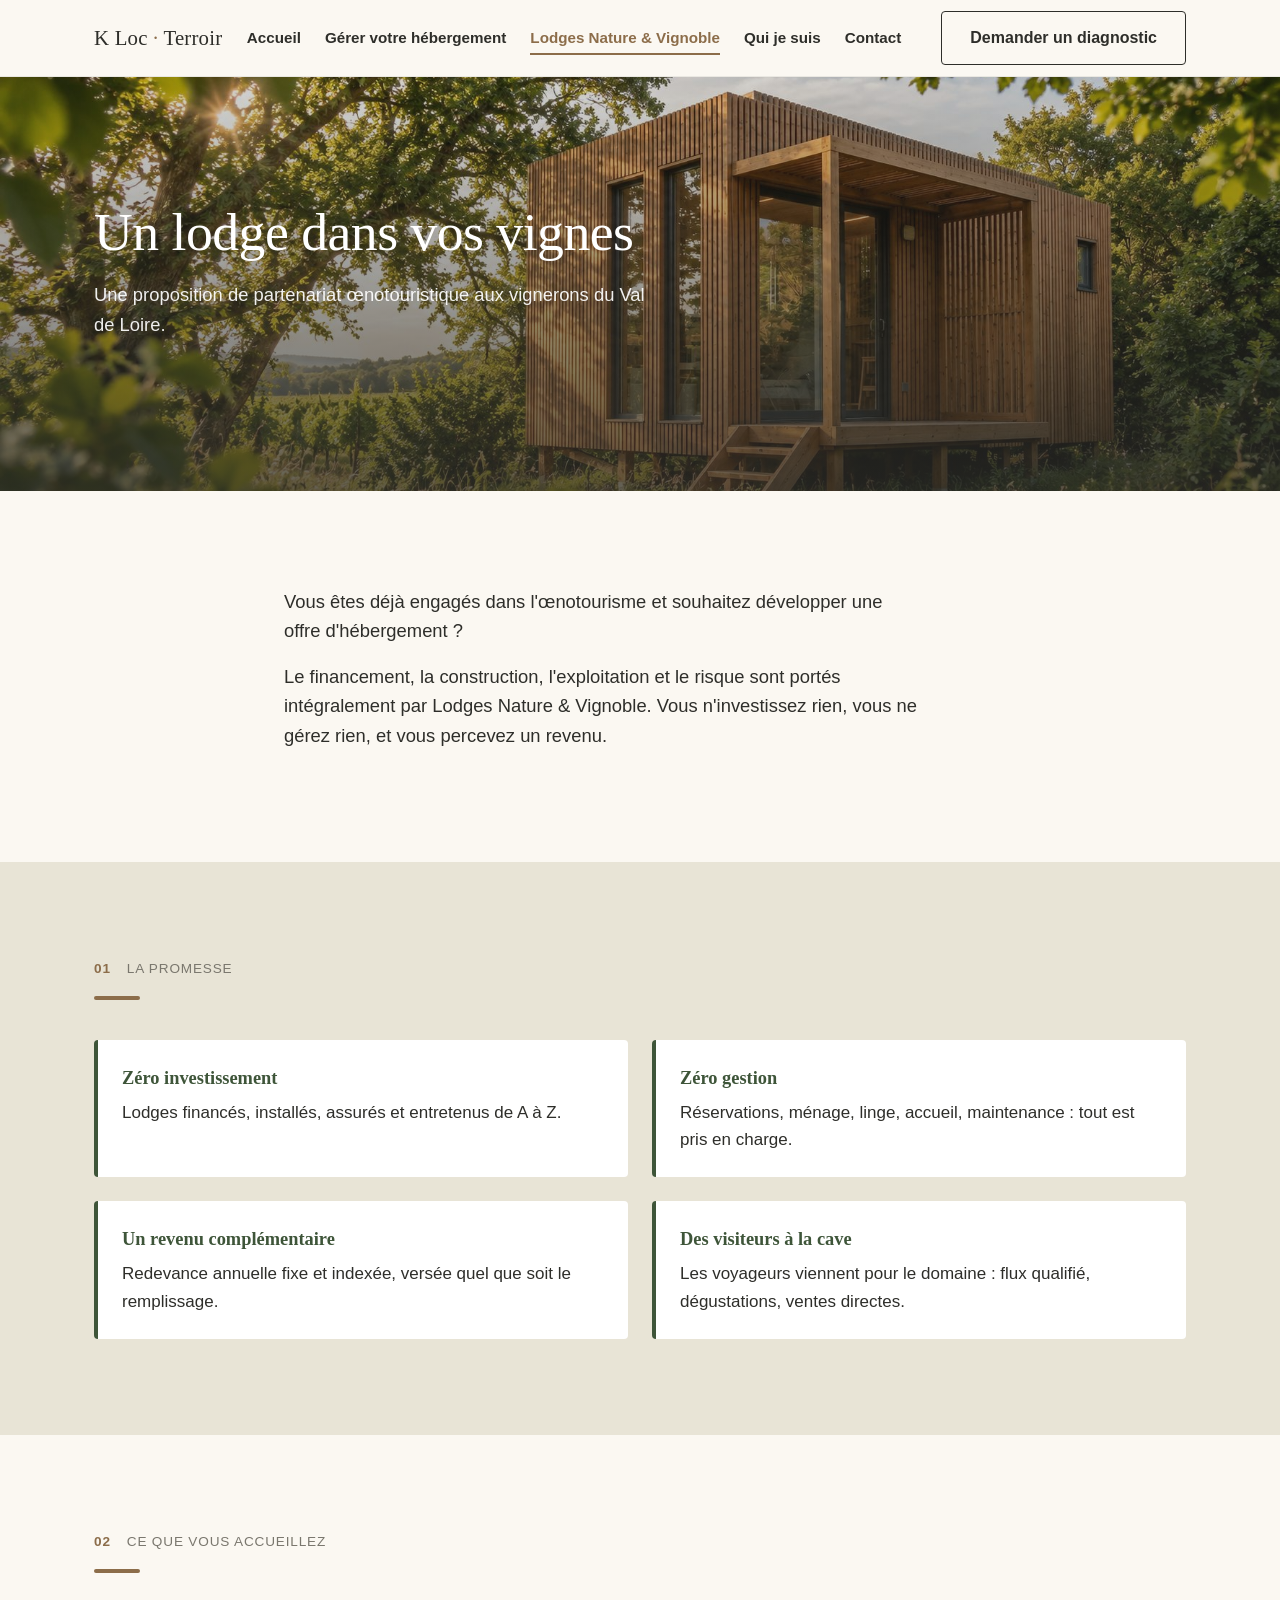
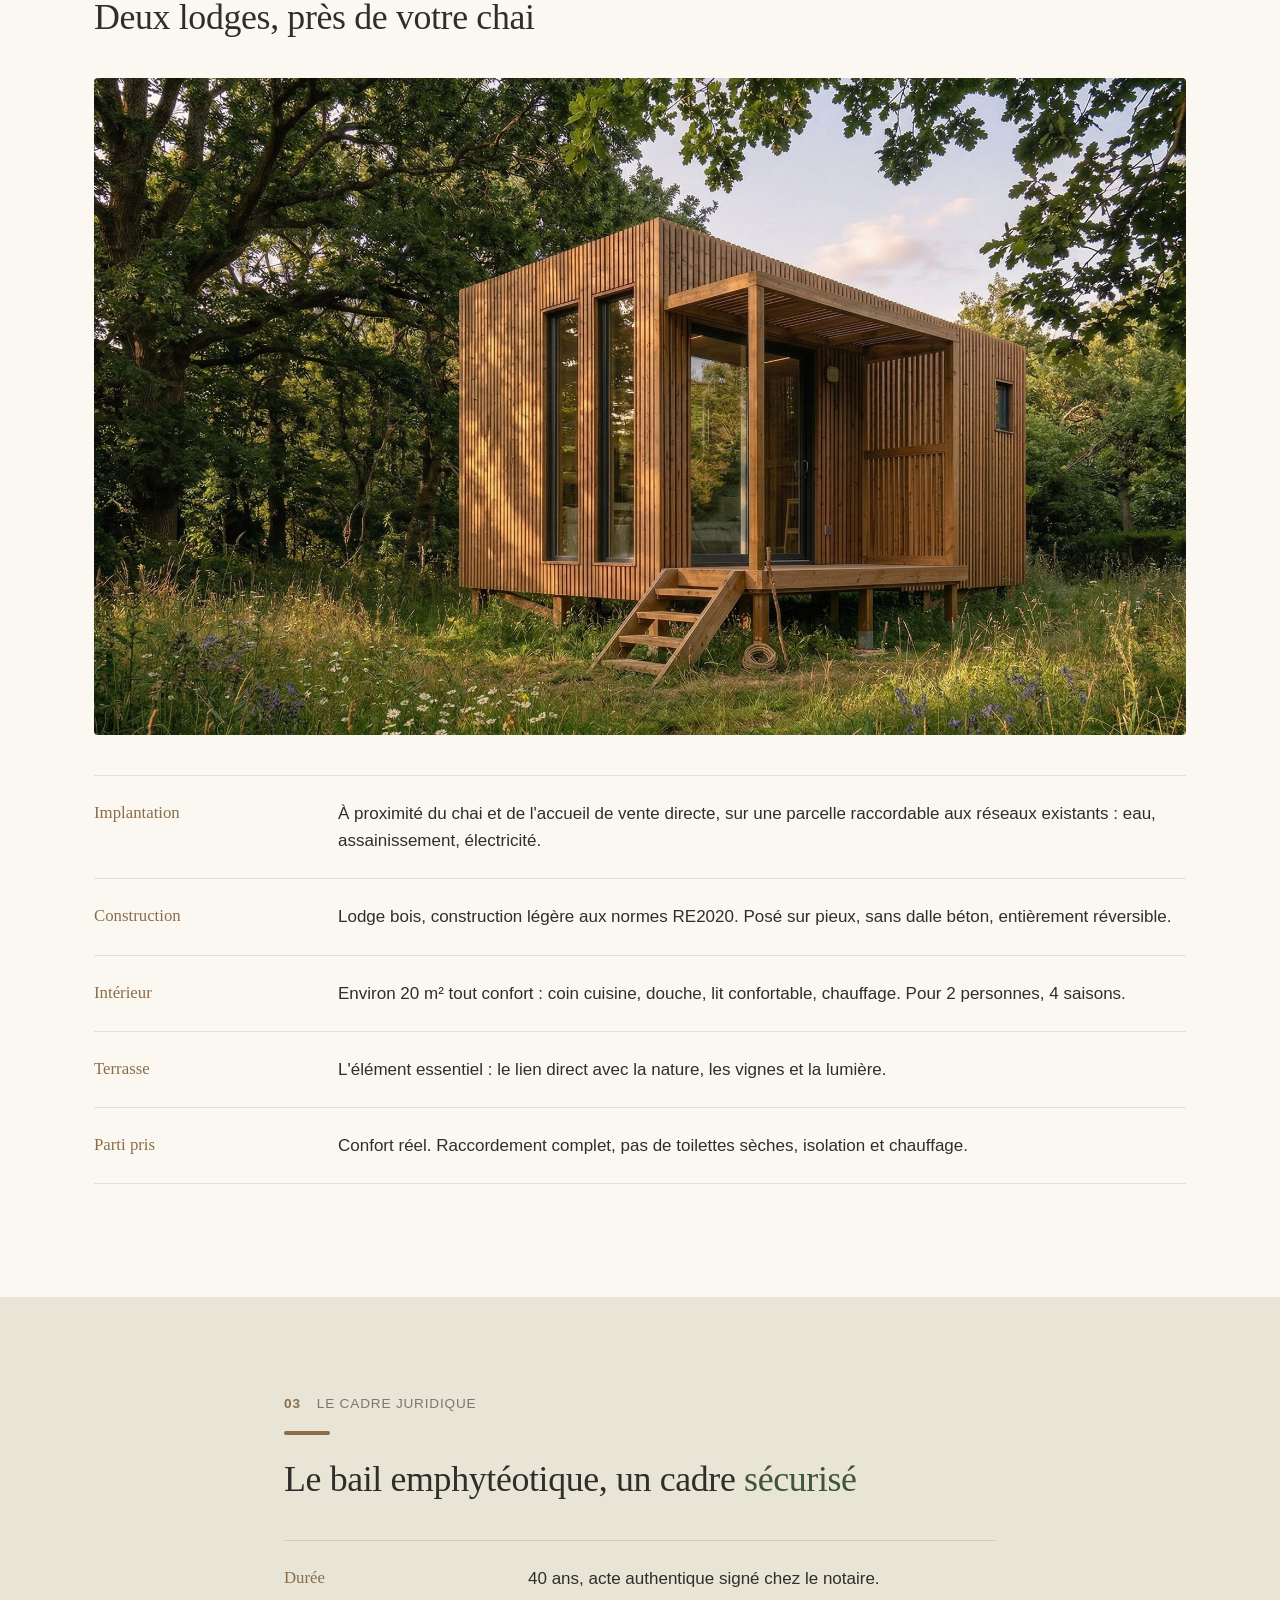
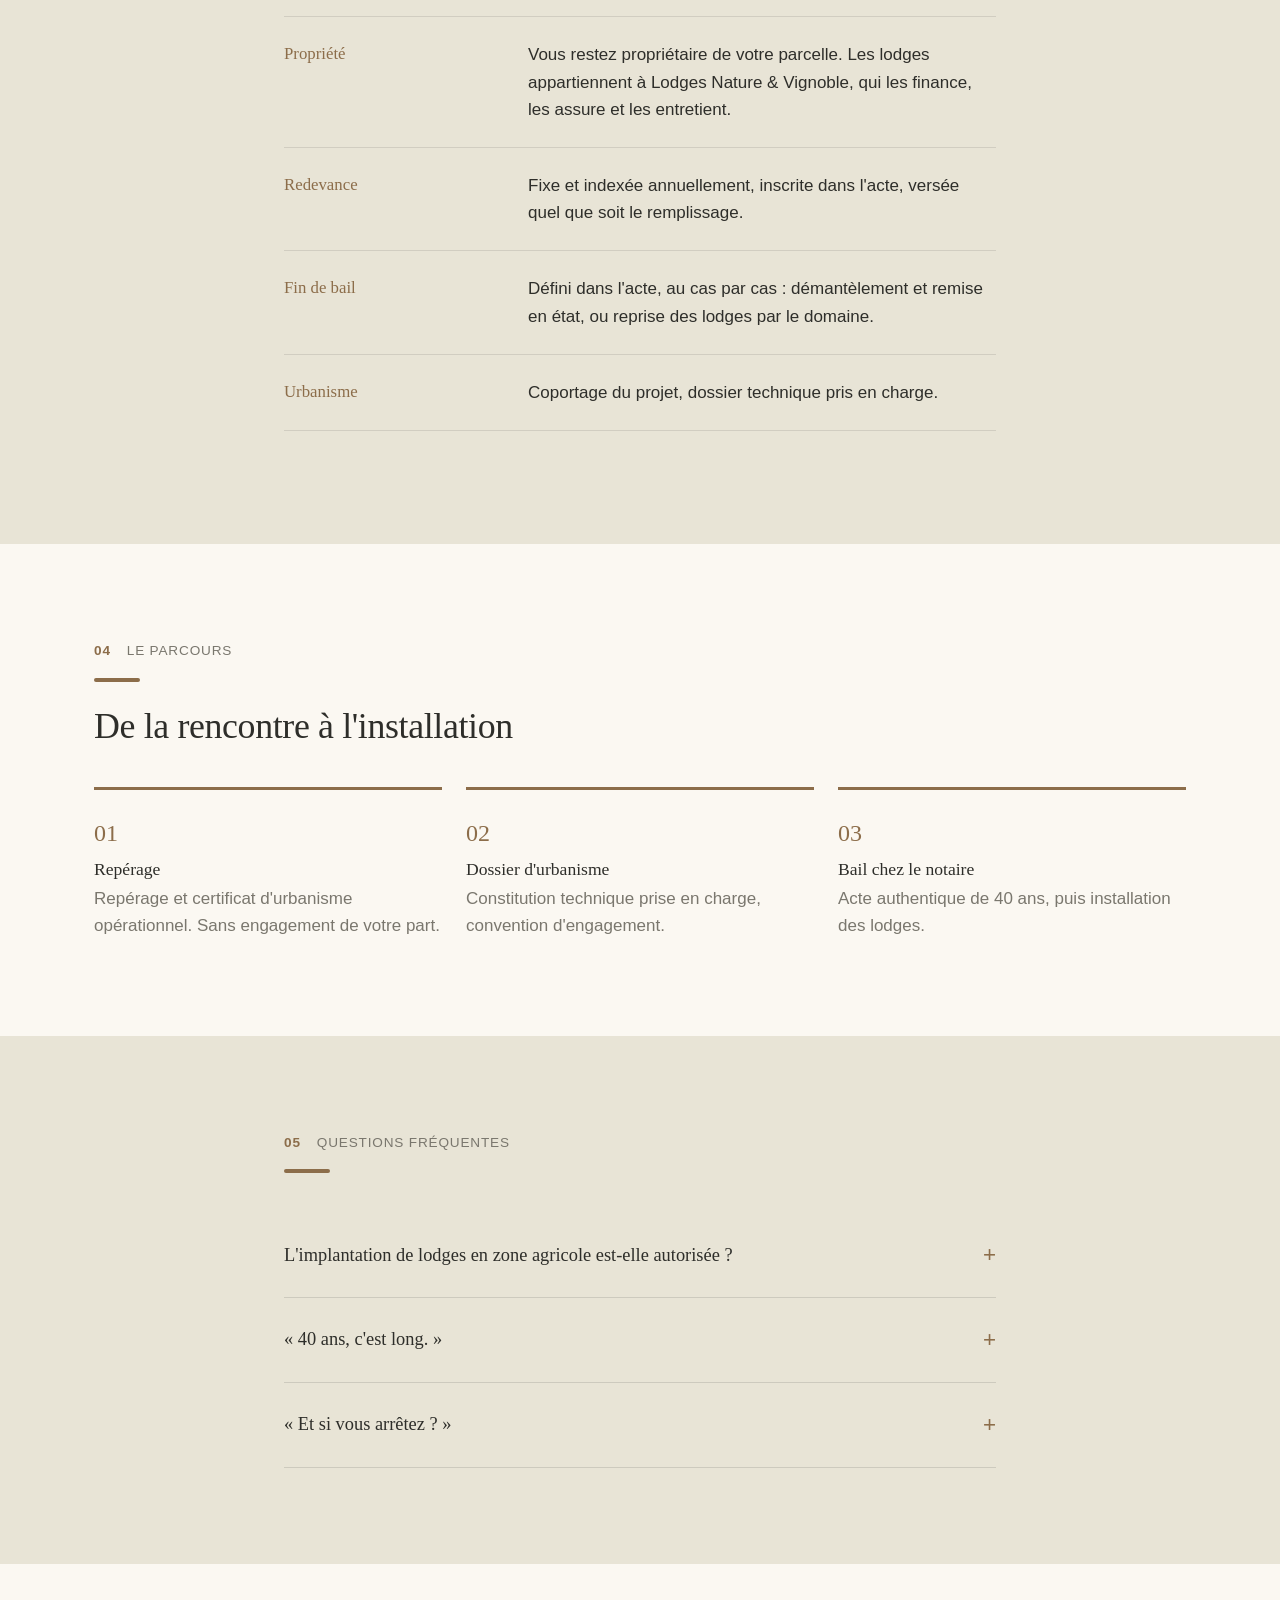
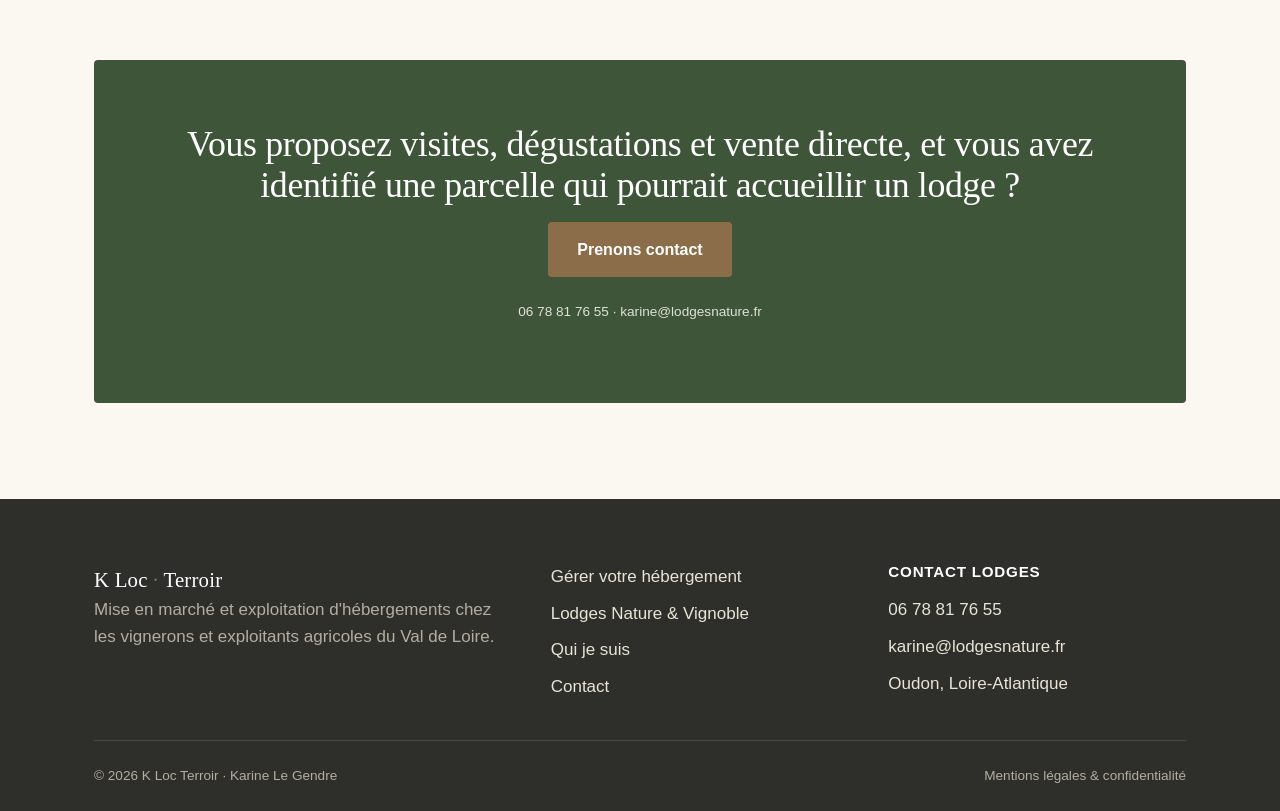
<file: lodges.html>
﻿<!doctype html>
<html lang="fr">
<head>
<meta charset="UTF-8">
<meta name="viewport" content="width=device-width, initial-scale=1">
<title>Lodges Nature &amp; Vignoble · K Loc Terroir</title>
<meta name="description" content="Une proposition de partenariat œnotouristique aux vignerons du Val de Loire : deux lodges dans vos vignes, financés, construits et exploités sans investissement de votre part.">
<link rel="stylesheet" href="css/style.css">
</head>
<body>

<header class="site-header">
  <div class="wrap">
    <a href="index.html" class="logo">K Loc<span class="dot"> · </span>Terroir</a>
    <nav class="nav">
      <ul class="nav-links">
        <li><a href="index.html">Accueil</a></li>
        <li><a href="gestion-hebergement.html">Gérer votre hébergement</a></li>
        <li><a href="lodges.html" aria-current="page">Lodges Nature &amp; Vignoble</a></li>
        <li><a href="qui-je-suis.html">Qui je suis</a></li>
        <li><a href="contact.html">Contact</a></li>
      </ul>
      <div class="nav-cta">
        <a href="https://d4js4i9rrf.zite.so" target="_blank" rel="noopener" class="btn btn-outline">Demander un diagnostic</a>
      </div>
      <button class="nav-toggle" aria-label="Ouvrir le menu" aria-expanded="false">
        <span></span><span></span><span></span>
      </button>
    </nav>
  </div>
</header>

<main>

  <!-- Bloc 1 — Ouverture -->
  <section class="page-hero" style="background-image:url('images/lodge-hero.jpg');">
    <div class="wrap page-hero-inner">
      <h1>Un lodge dans vos vignes</h1>
      <p class="lede">Une proposition de partenariat œnotouristique aux vignerons du Val de Loire.</p>
    </div>
  </section>

  <!-- Bloc 2 — La nature de la proposition -->
  <section class="section-cream">
    <div class="wrap wrap-narrow">
      <p class="lede">Vous êtes déjà engagés dans l'œnotourisme et souhaitez développer une offre d'hébergement&nbsp;?</p>
      <p class="lede">Le financement, la construction, l'exploitation et le risque sont portés intégralement par Lodges Nature &amp; Vignoble. Vous n'investissez rien, vous ne gérez rien, et vous percevez un revenu.</p>
    </div>
  </section>

  <!-- Bloc 3 — La promesse -->
  <section class="section-sand">
    <div class="wrap">
      <div class="eyebrow"><span class="num">01</span><span class="label">La promesse</span></div>
      <hr class="rule">
      <ul class="promise-list">
        <li>
          <strong>Zéro investissement</strong>
          Lodges financés, installés, assurés et entretenus de A à Z.
        </li>
        <li>
          <strong>Zéro gestion</strong>
          Réservations, ménage, linge, accueil, maintenance&nbsp;: tout est pris en charge.
        </li>
        <li>
          <strong>Un revenu complémentaire</strong>
          Redevance annuelle fixe et indexée, versée quel que soit le remplissage.
        </li>
        <li>
          <strong>Des visiteurs à la cave</strong>
          Les voyageurs viennent pour le domaine&nbsp;: flux qualifié, dégustations, ventes directes.
        </li>
      </ul>
    </div>
  </section>

  <!-- Bloc 4 — Ce que vous accueillez -->
  <section class="section-cream">
    <div class="wrap">
      <div class="eyebrow"><span class="num">02</span><span class="label">Ce que vous accueillez</span></div>
      <hr class="rule">
      <h2>Deux lodges, près de votre chai</h2>

      <div class="gallery" style="grid-template-columns: 1fr;">
        <img src="images/lodge-nature.jpg" alt="Lodge en bois installé en lisière, dans un cadre naturel">
      </div>

      <dl class="def-table">
        <div class="def-row">
          <dt>Implantation</dt>
          <dd>À proximité du chai et de l'accueil de vente directe, sur une parcelle raccordable aux réseaux existants&nbsp;: eau, assainissement, électricité.</dd>
        </div>
        <div class="def-row">
          <dt>Construction</dt>
          <dd>Lodge bois, construction légère aux normes RE2020. Posé sur pieux, sans dalle béton, entièrement réversible.</dd>
        </div>
        <div class="def-row">
          <dt>Intérieur</dt>
          <dd>Environ 20 m² tout confort&nbsp;: coin cuisine, douche, lit confortable, chauffage. Pour 2 personnes, 4 saisons.</dd>
        </div>
        <div class="def-row">
          <dt>Terrasse</dt>
          <dd>L'élément essentiel&nbsp;: le lien direct avec la nature, les vignes et la lumière.</dd>
        </div>
        <div class="def-row">
          <dt>Parti pris</dt>
          <dd>Confort réel. Raccordement complet, pas de toilettes sèches, isolation et chauffage.</dd>
        </div>
      </dl>
    </div>
  </section>

  <!-- Bloc 5 — Le cadre juridique -->
  <section class="section-sand">
    <div class="wrap wrap-narrow">
      <div class="eyebrow"><span class="num">03</span><span class="label">Le cadre juridique</span></div>
      <hr class="rule">
      <h2>Le bail emphytéotique, un cadre <span class="accent">sécurisé</span></h2>

      <dl class="def-table">
        <div class="def-row">
          <dt>Durée</dt>
          <dd>40 ans, acte authentique signé chez le notaire.</dd>
        </div>
        <div class="def-row">
          <dt>Propriété</dt>
          <dd>Vous restez propriétaire de votre parcelle. Les lodges appartiennent à Lodges Nature &amp; Vignoble, qui les finance, les assure et les entretient.</dd>
        </div>
        <div class="def-row">
          <dt>Redevance</dt>
          <dd>Fixe et indexée annuellement, inscrite dans l'acte, versée quel que soit le remplissage.</dd>
        </div>
        <div class="def-row">
          <dt>Fin de bail</dt>
          <dd>Défini dans l'acte, au cas par cas&nbsp;: démantèlement et remise en état, ou reprise des lodges par le domaine.</dd>
        </div>
        <div class="def-row">
          <dt>Urbanisme</dt>
          <dd>Coportage du projet, dossier technique pris en charge.</dd>
        </div>
      </dl>
    </div>
  </section>

  <!-- Bloc 6 — Le parcours -->
  <section class="section-cream">
    <div class="wrap">
      <div class="eyebrow"><span class="num">04</span><span class="label">Le parcours</span></div>
      <hr class="rule">
      <h2>De la rencontre à l'installation</h2>

      <div class="steps">
        <div class="step">
          <span class="step-num">01</span>
          <h4>Repérage</h4>
          <p>Repérage et certificat d'urbanisme opérationnel. Sans engagement de votre part.</p>
        </div>
        <div class="step">
          <span class="step-num">02</span>
          <h4>Dossier d'urbanisme</h4>
          <p>Constitution technique prise en charge, convention d'engagement.</p>
        </div>
        <div class="step">
          <span class="step-num">03</span>
          <h4>Bail chez le notaire</h4>
          <p>Acte authentique de 40 ans, puis installation des lodges.</p>
        </div>
      </div>
    </div>
  </section>

  <!-- Bloc 7 — Questions fréquentes -->
  <section class="section-sand">
    <div class="wrap wrap-narrow">
      <div class="eyebrow"><span class="num">05</span><span class="label">Questions fréquentes</span></div>
      <hr class="rule">

      <div class="faq">
        <details class="faq-item">
          <summary>L'implantation de lodges en zone agricole est-elle autorisée&nbsp;?</summary>
          <p>L'urbanisme en zone agricole est un point déterminant. La faisabilité est étudiée au cas par cas selon le Plan Local d'Urbanisme. Des échanges avec la collectivité et la Chambre d'Agriculture permettent d'identifier les solutions possibles pour le projet.</p>
        </details>
        <details class="faq-item">
          <summary>« 40 ans, c'est long. »</summary>
          <p>C'est vrai. Mais cette durée est aussi la contrepartie du fait que vous n'avez aucun investissement à financer. Elle permet de rendre le projet finançable par la banque, tout en vous offrant un cadre clair et sécurisé sur la durée du bail.</p>
        </details>
        <details class="faq-item">
          <summary>« Et si vous arrêtez&nbsp;? »</summary>
          <p>Le bail est souscrit au nom de la société d'exploitation. Le sort des lodges en fin de bail est écrit dans l'acte, à votre choix.</p>
        </details>
      </div>
    </div>
  </section>

  <!-- Bloc 8 — Appel à l'action -->
  <section class="section-cream">
    <div class="wrap">
      <div class="cta-band">
        <h2>Vous proposez visites, dégustations et vente directe, et vous avez identifié une parcelle qui pourrait accueillir un lodge&nbsp;?</h2>
        <div class="hero-actions">
          <a href="https://d4js4i9rrf.zite.so" target="_blank" rel="noopener" class="btn btn-primary">Prenons contact</a>
        </div>
        <p class="fine-print" style="margin-top:1.5rem; color:rgba(251,248,242,0.85);">06 78 81 76 55 · karine@lodgesnature.fr</p>
      </div>
    </div>
  </section>

</main>

<footer class="site-footer">
  <div class="wrap">
    <div class="footer-grid">
      <div>
        <a href="index.html" class="logo">K Loc<span class="dot"> · </span>Terroir</a>
        <p>Mise en marché et exploitation d'hébergements chez les vignerons et exploitants agricoles du Val de Loire.</p>
      </div>
      <div>
        <ul class="footer-links">
          <li><a href="gestion-hebergement.html">Gérer votre hébergement</a></li>
          <li><a href="lodges.html">Lodges Nature &amp; Vignoble</a></li>
          <li><a href="qui-je-suis.html">Qui je suis</a></li>
          <li><a href="contact.html">Contact</a></li>
        </ul>
      </div>
      <div>
        <h4>Contact lodges</h4>
        <ul class="footer-links">
          <li>06 78 81 76 55</li>
          <li><a href="mailto:karine@lodgesnature.fr">karine@lodgesnature.fr</a></li>
          <li>Oudon, Loire-Atlantique</li>
        </ul>
      </div>
    </div>
    <div class="footer-bottom">
      <span>© 2026 K Loc Terroir · Karine Le Gendre</span>
      <a href="mentions-legales.html">Mentions légales &amp; confidentialité</a>
    </div>
  </div>
</footer>

<script src="js/main.js"></script>
</body>
</html>
</file>
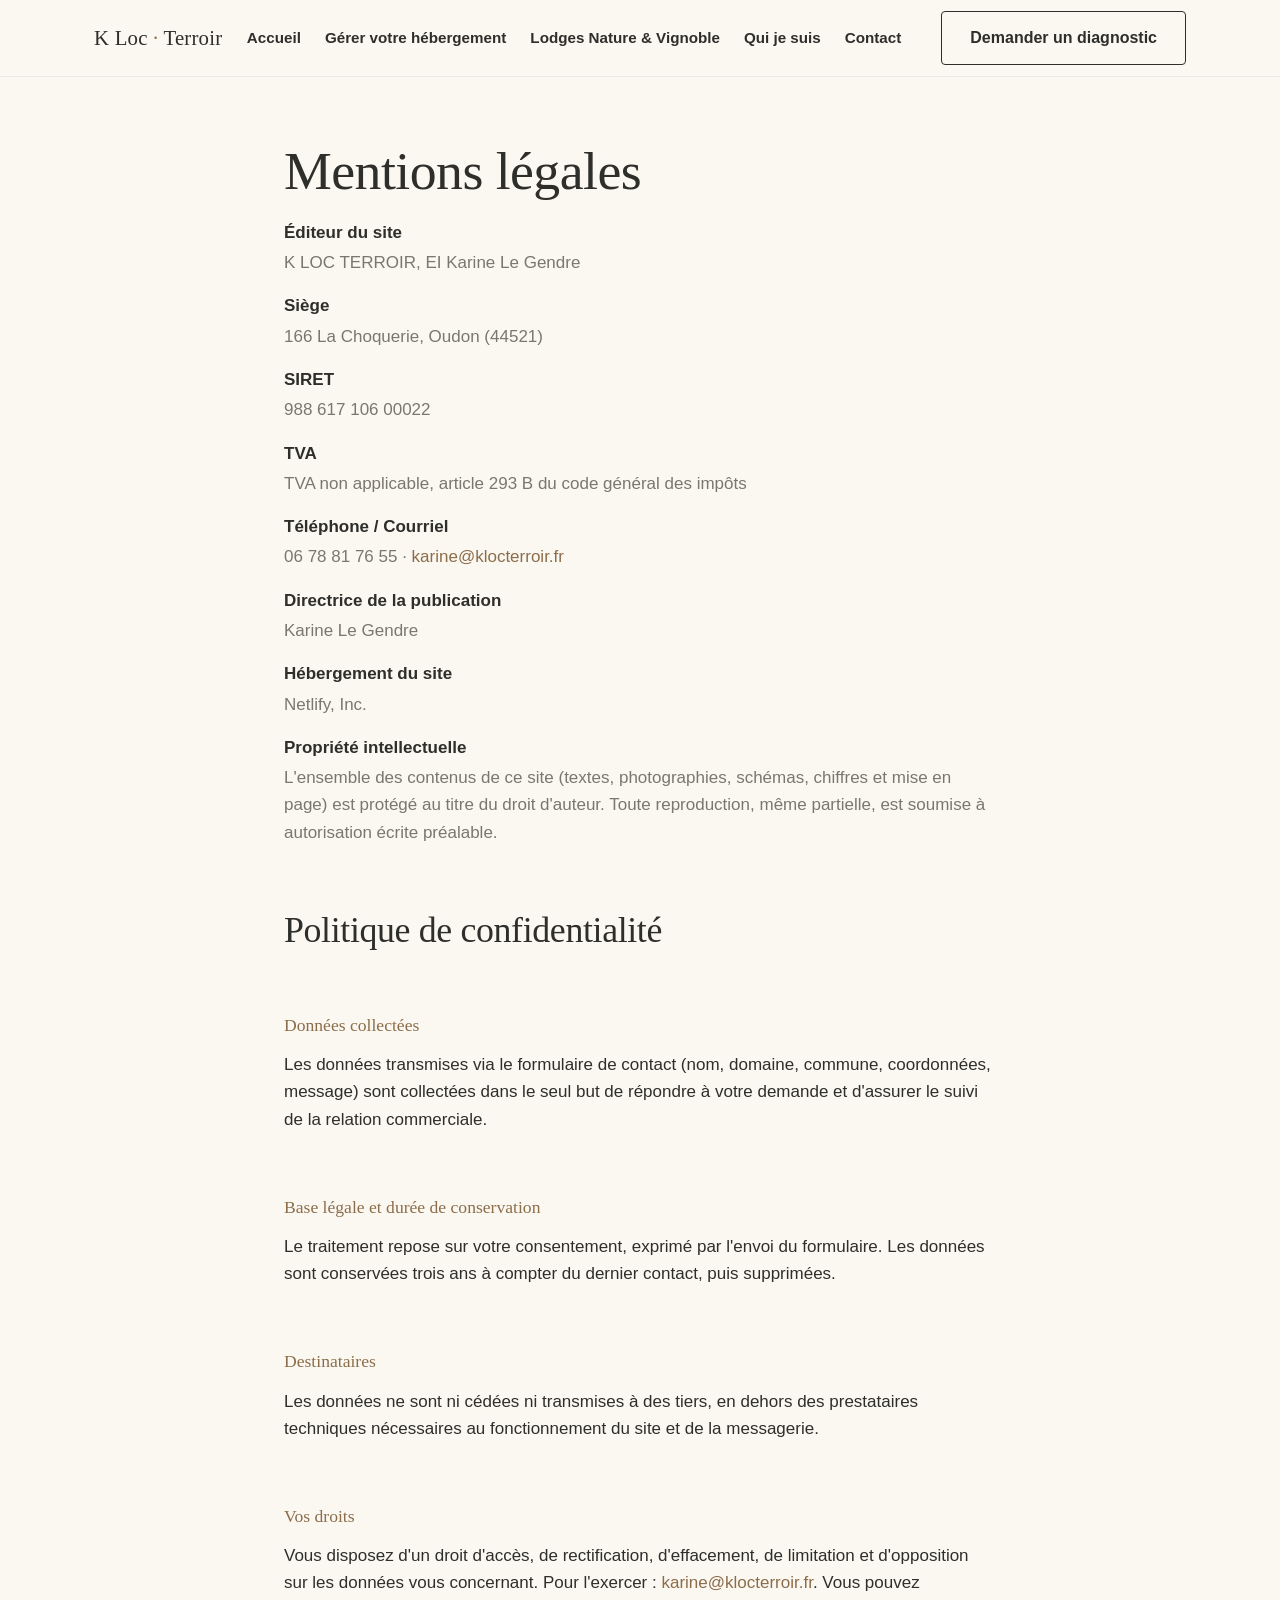
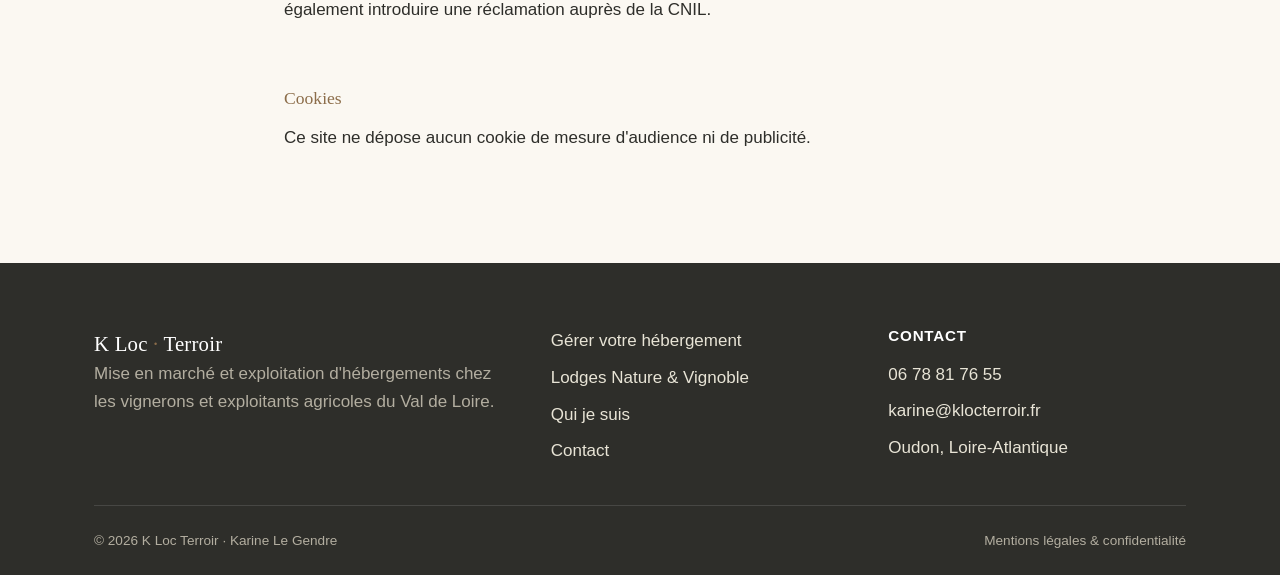
<file: mentions-legales.html>
﻿<!doctype html>
<html lang="fr">
<head>
<meta charset="UTF-8">
<meta name="viewport" content="width=device-width, initial-scale=1">
<title>Mentions légales &amp; confidentialité · K Loc Terroir</title>
<meta name="description" content="Mentions légales et politique de confidentialité de K Loc Terroir.">
<link rel="stylesheet" href="css/style.css">
</head>
<body>

<header class="site-header">
  <div class="wrap">
    <a href="index.html" class="logo">K Loc<span class="dot"> · </span>Terroir</a>
    <nav class="nav">
      <ul class="nav-links">
        <li><a href="index.html">Accueil</a></li>
        <li><a href="gestion-hebergement.html">Gérer votre hébergement</a></li>
        <li><a href="lodges.html">Lodges Nature &amp; Vignoble</a></li>
        <li><a href="qui-je-suis.html">Qui je suis</a></li>
        <li><a href="contact.html">Contact</a></li>
      </ul>
      <div class="nav-cta">
        <a href="https://d4js4i9rrf.zite.so" target="_blank" rel="noopener" class="btn btn-outline">Demander un diagnostic</a>
      </div>
      <button class="nav-toggle" aria-label="Ouvrir le menu" aria-expanded="false">
        <span></span><span></span><span></span>
      </button>
    </nav>
  </div>
</header>

<main>
  <section class="section-cream legal" style="padding-top:4rem;">
    <div class="wrap wrap-narrow">
      <h1 id="mentions-legales">Mentions légales</h1>

      <dl>
        <dt>Éditeur du site</dt>
        <dd>K LOC TERROIR, EI Karine Le Gendre</dd>

        <dt>Siège</dt>
        <dd>166 La Choquerie, Oudon (44521)</dd>

        <dt>SIRET</dt>
        <dd>988 617 106 00022</dd>

        <dt>TVA</dt>
        <dd>TVA non applicable, article 293 B du code général des impôts</dd>

        <dt>Téléphone / Courriel</dt>
        <dd>06 78 81 76 55 · <a href="mailto:karine@klocterroir.fr">karine@klocterroir.fr</a></dd>

        <dt>Directrice de la publication</dt>
        <dd>Karine Le Gendre</dd>

        <dt>Hébergement du site</dt>
        <dd>Netlify, Inc.</dd>

        <dt>Propriété intellectuelle</dt>
        <dd>L'ensemble des contenus de ce site (textes, photographies, schémas, chiffres et mise en page) est protégé au titre du droit d'auteur. Toute reproduction, même partielle, est soumise à autorisation écrite préalable.</dd>
      </dl>

      <h2 id="confidentialite" style="margin-top:4rem;">Politique de confidentialité</h2>

      <h3>Données collectées</h3>
      <p>Les données transmises via le formulaire de contact (nom, domaine, commune, coordonnées, message) sont collectées dans le seul but de répondre à votre demande et d'assurer le suivi de la relation commerciale.</p>

      <h3>Base légale et durée de conservation</h3>
      <p>Le traitement repose sur votre consentement, exprimé par l'envoi du formulaire. Les données sont conservées trois ans à compter du dernier contact, puis supprimées.</p>

      <h3>Destinataires</h3>
      <p>Les données ne sont ni cédées ni transmises à des tiers, en dehors des prestataires techniques nécessaires au fonctionnement du site et de la messagerie.</p>

      <h3>Vos droits</h3>
      <p>Vous disposez d'un droit d'accès, de rectification, d'effacement, de limitation et d'opposition sur les données vous concernant. Pour l'exercer&nbsp;: <a href="mailto:karine@klocterroir.fr">karine@klocterroir.fr</a>. Vous pouvez également introduire une réclamation auprès de la CNIL.</p>

      <h3>Cookies</h3>
      <p>Ce site ne dépose aucun cookie de mesure d'audience ni de publicité.</p>
    </div>
  </section>
</main>

<footer class="site-footer">
  <div class="wrap">
    <div class="footer-grid">
      <div>
        <a href="index.html" class="logo">K Loc<span class="dot"> · </span>Terroir</a>
        <p>Mise en marché et exploitation d'hébergements chez les vignerons et exploitants agricoles du Val de Loire.</p>
      </div>
      <div>
        <ul class="footer-links">
          <li><a href="gestion-hebergement.html">Gérer votre hébergement</a></li>
          <li><a href="lodges.html">Lodges Nature &amp; Vignoble</a></li>
          <li><a href="qui-je-suis.html">Qui je suis</a></li>
          <li><a href="contact.html">Contact</a></li>
        </ul>
      </div>
      <div>
        <h4>Contact</h4>
        <ul class="footer-links">
          <li>06 78 81 76 55</li>
          <li><a href="mailto:karine@klocterroir.fr">karine@klocterroir.fr</a></li>
          <li>Oudon, Loire-Atlantique</li>
        </ul>
      </div>
    </div>
    <div class="footer-bottom">
      <span>© 2026 K Loc Terroir · Karine Le Gendre</span>
      <a href="mentions-legales.html">Mentions légales &amp; confidentialité</a>
    </div>
  </div>
</footer>

<script src="js/main.js"></script>
</body>
</html>
</file>
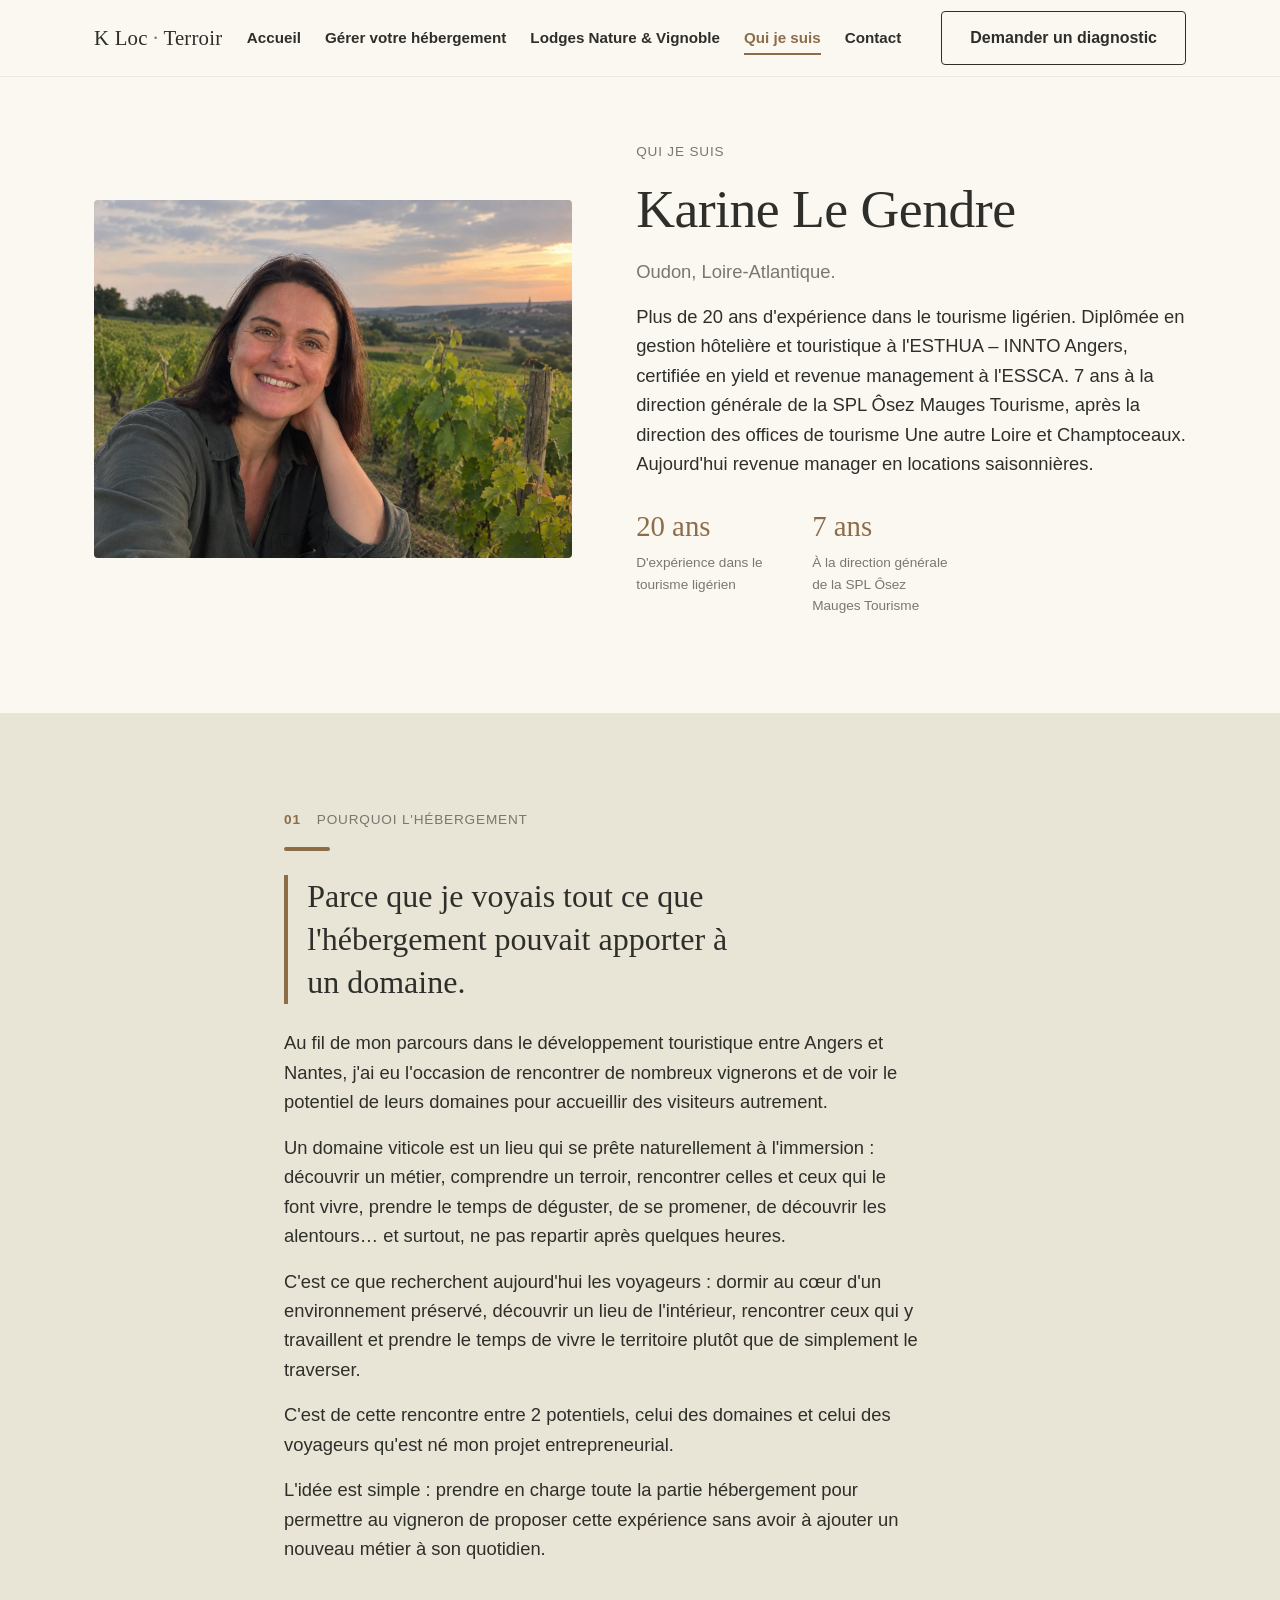
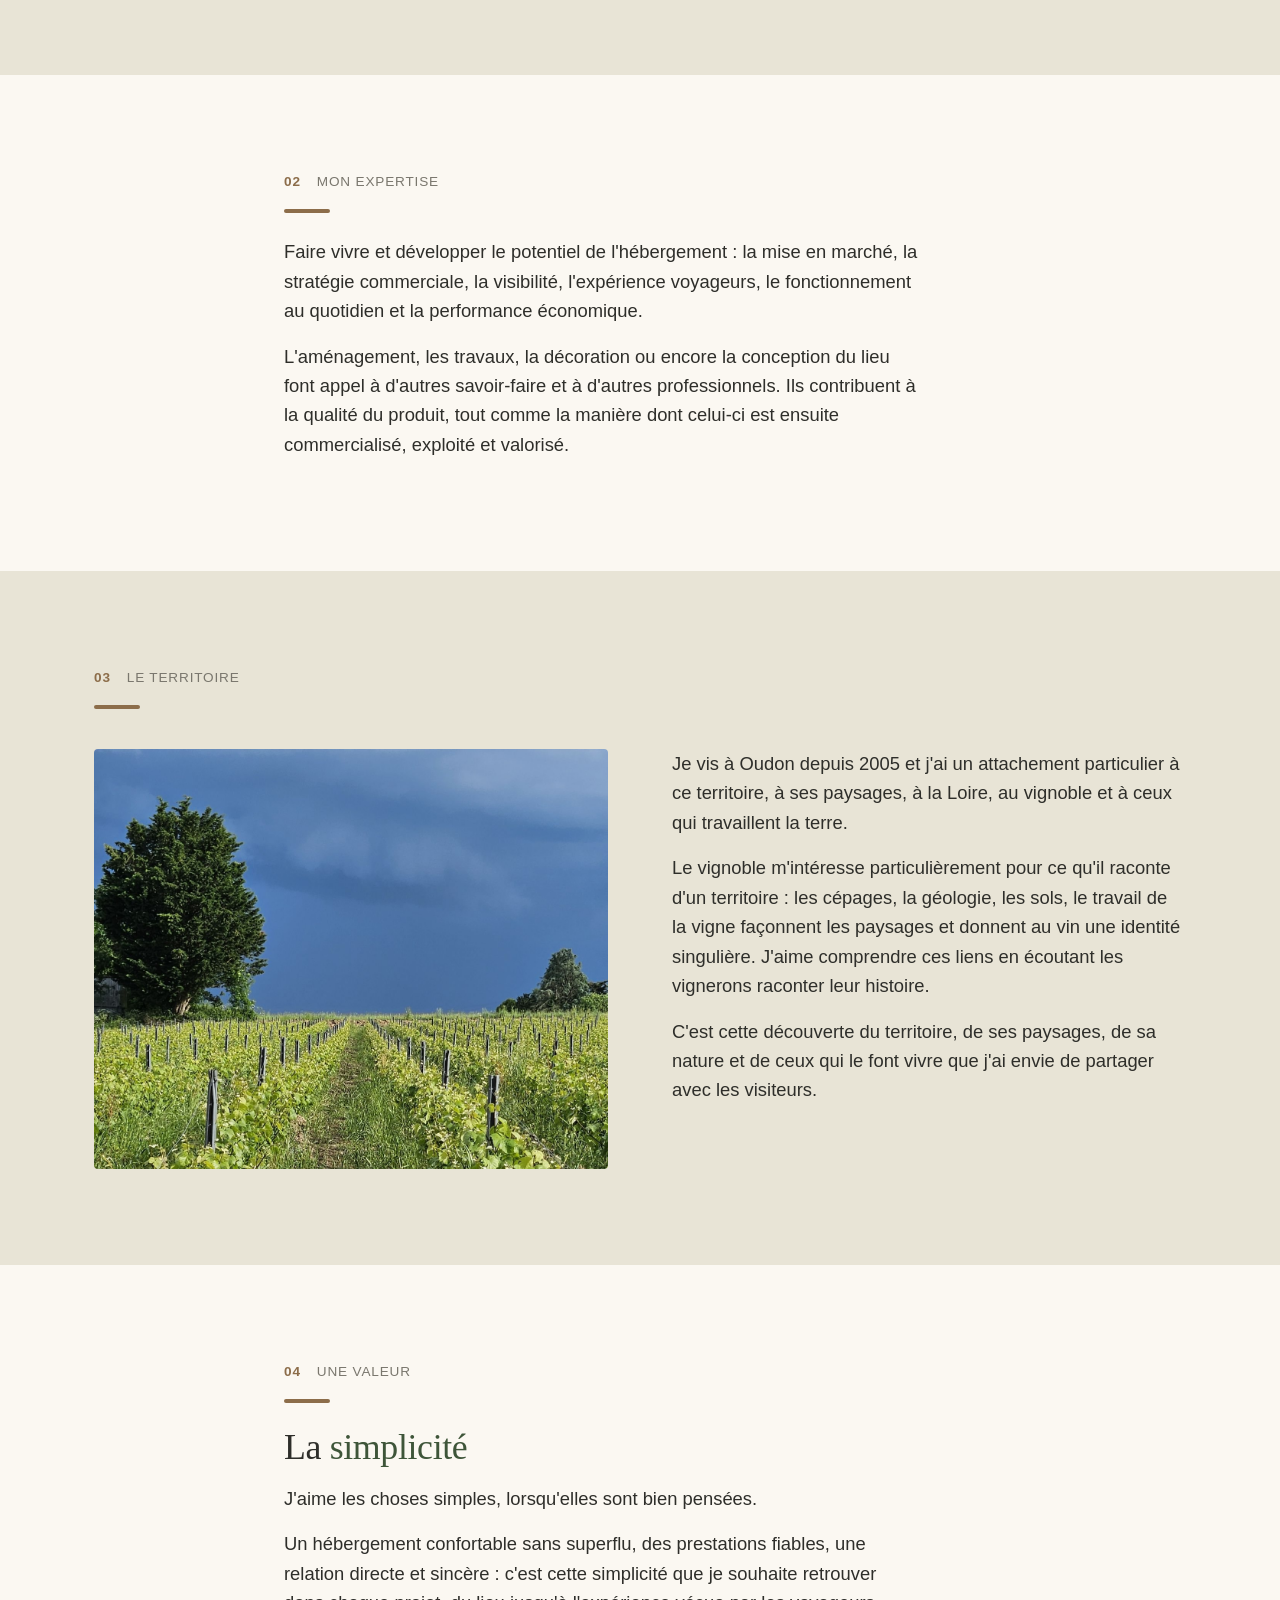
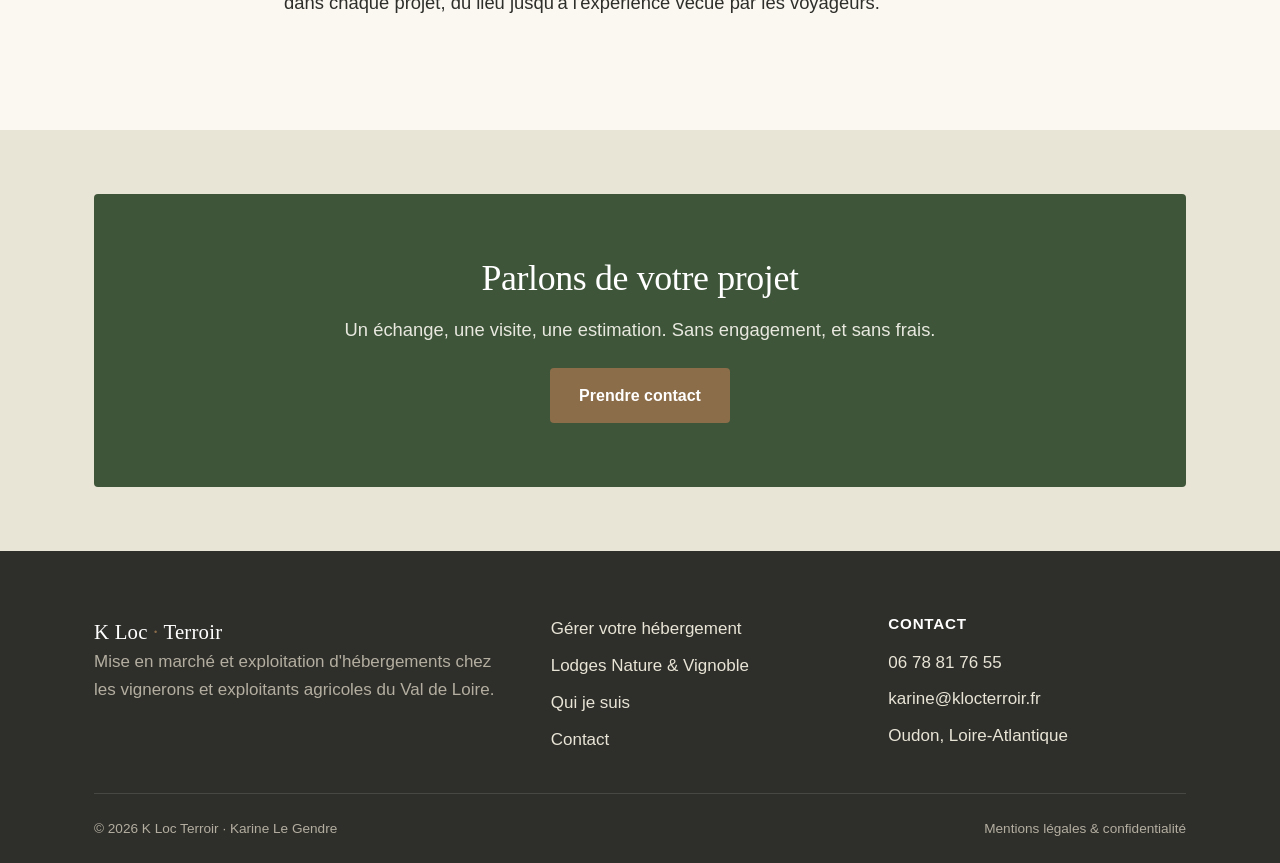
<file: qui-je-suis.html>
﻿<!doctype html>
<html lang="fr">
<head>
<meta charset="UTF-8">
<meta name="viewport" content="width=device-width, initial-scale=1">
<title>Qui je suis · Karine Le Gendre · K Loc Terroir</title>
<meta name="description" content="Karine Le Gendre, K Loc Terroir. Plus de 20 ans d'expérience dans le tourisme ligérien, aujourd'hui revenue manager en locations saisonnières à Oudon, Loire-Atlantique.">
<link rel="stylesheet" href="css/style.css">
</head>
<body>

<header class="site-header">
  <div class="wrap">
    <a href="index.html" class="logo">K Loc<span class="dot"> · </span>Terroir</a>
    <nav class="nav">
      <ul class="nav-links">
        <li><a href="index.html">Accueil</a></li>
        <li><a href="gestion-hebergement.html">Gérer votre hébergement</a></li>
        <li><a href="lodges.html">Lodges Nature &amp; Vignoble</a></li>
        <li><a href="qui-je-suis.html" aria-current="page">Qui je suis</a></li>
        <li><a href="contact.html">Contact</a></li>
      </ul>
      <div class="nav-cta">
        <a href="https://d4js4i9rrf.zite.so" target="_blank" rel="noopener" class="btn btn-outline">Demander un diagnostic</a>
      </div>
      <button class="nav-toggle" aria-label="Ouvrir le menu" aria-expanded="false">
        <span></span><span></span><span></span>
      </button>
    </nav>
  </div>
</header>

<main>

  <!-- Bloc 1 — L'essentiel -->
  <section class="section-cream" style="padding-top:4rem;">
    <div class="wrap">
      <div class="bio-hero">
        <img src="images/karine-portrait.jpg" alt="Karine Le Gendre, dans les vignes en Val de Loire">
        <div>
          <div class="eyebrow"><span class="label">Qui je suis</span></div>
          <h1>Karine Le Gendre</h1>
          <p class="lede muted">Oudon, Loire-Atlantique.</p>
          <p class="lede">Plus de 20 ans d'expérience dans le tourisme ligérien. Diplômée en gestion hôtelière et touristique à l'ESTHUA – INNTO Angers, certifiée en yield et revenue management à l'ESSCA. 7 ans à la direction générale de la SPL Ôsez Mauges Tourisme, après la direction des offices de tourisme Une autre Loire et Champtoceaux. Aujourd'hui revenue manager en locations saisonnières.</p>

          <div class="bio-stats">
            <div class="bio-stat">
              <span class="bio-stat-figure">20 ans</span>
              <span class="bio-stat-label">D'expérience dans le tourisme ligérien</span>
            </div>
            <div class="bio-stat">
              <span class="bio-stat-figure">7 ans</span>
              <span class="bio-stat-label">À la direction générale de la SPL Ôsez Mauges Tourisme</span>
            </div>
          </div>
        </div>
      </div>
    </div>
  </section>

  <!-- Bloc 2 — Pourquoi l'hébergement -->
  <section class="section-sand">
    <div class="wrap wrap-narrow">
      <div class="eyebrow"><span class="num">01</span><span class="label">Pourquoi l'hébergement</span></div>
      <hr class="rule">
      <blockquote class="pull-quote">Parce que je voyais tout ce que l'hébergement pouvait apporter à un domaine.</blockquote>
      <p class="lede">Au fil de mon parcours dans le développement touristique entre Angers et Nantes, j'ai eu l'occasion de rencontrer de nombreux vignerons et de voir le potentiel de leurs domaines pour accueillir des visiteurs autrement.</p>
      <p class="lede">Un domaine viticole est un lieu qui se prête naturellement à l'immersion&nbsp;: découvrir un métier, comprendre un terroir, rencontrer celles et ceux qui le font vivre, prendre le temps de déguster, de se promener, de découvrir les alentours… et surtout, ne pas repartir après quelques heures.</p>
      <p class="lede">C'est ce que recherchent aujourd'hui les voyageurs&nbsp;: dormir au cœur d'un environnement préservé, découvrir un lieu de l'intérieur, rencontrer ceux qui y travaillent et prendre le temps de vivre le territoire plutôt que de simplement le traverser.</p>
      <p class="lede">C'est de cette rencontre entre 2 potentiels, celui des domaines et celui des voyageurs qu'est né mon projet entrepreneurial.</p>
      <p class="lede">L'idée est simple&nbsp;: prendre en charge toute la partie hébergement pour permettre au vigneron de proposer cette expérience sans avoir à ajouter un nouveau métier à son quotidien.</p>
    </div>
  </section>

  <!-- Bloc 3 — Ce que je fais, et ce que je ne fais pas -->
  <section class="section-cream">
    <div class="wrap wrap-narrow">
      <div class="eyebrow"><span class="num">02</span><span class="label">Mon expertise</span></div>
      <hr class="rule">
      <p class="lede">Faire vivre et développer le potentiel de l'hébergement&nbsp;: la mise en marché, la stratégie commerciale, la visibilité, l'expérience voyageurs, le fonctionnement au quotidien et la performance économique.</p>
      <p class="lede">L'aménagement, les travaux, la décoration ou encore la conception du lieu font appel à d'autres savoir-faire et à d'autres professionnels. Ils contribuent à la qualité du produit, tout comme la manière dont celui-ci est ensuite commercialisé, exploité et valorisé.</p>
    </div>
  </section>

  <!-- Bloc 4 — Le territoire -->
  <section class="section-sand">
    <div class="wrap">
      <div class="eyebrow"><span class="num">03</span><span class="label">Le territoire</span></div>
      <hr class="rule">

      <div class="split">
        <div class="split-media">
          <img src="images/vignes-territoire.jpg" alt="Rangs de vigne sous un ciel d'orage, Val de Loire">
        </div>
        <div>
          <p class="lede">Je vis à Oudon depuis 2005 et j'ai un attachement particulier à ce territoire, à ses paysages, à la Loire, au vignoble et à ceux qui travaillent la terre.</p>
          <p class="lede">Le vignoble m'intéresse particulièrement pour ce qu'il raconte d'un territoire&nbsp;: les cépages, la géologie, les sols, le travail de la vigne façonnent les paysages et donnent au vin une identité singulière. J'aime comprendre ces liens en écoutant les vignerons raconter leur histoire.</p>
          <p class="lede">C'est cette découverte du territoire, de ses paysages, de sa nature et de ceux qui le font vivre que j'ai envie de partager avec les visiteurs.</p>
        </div>
      </div>
    </div>
  </section>

  <!-- Bloc 5 — Une valeur -->
  <section class="section-cream">
    <div class="wrap wrap-narrow">
      <div class="eyebrow"><span class="num">04</span><span class="label">Une valeur</span></div>
      <hr class="rule">
      <h2>La <span class="accent">simplicité</span></h2>
      <p class="lede">J'aime les choses simples, lorsqu'elles sont bien pensées.</p>
      <p class="lede">Un hébergement confortable sans superflu, des prestations fiables, une relation directe et sincère&nbsp;: c'est cette simplicité que je souhaite retrouver dans chaque projet, du lieu jusqu'à l'expérience vécue par les voyageurs.</p>
    </div>
  </section>

  <section class="section-sand tight">
    <div class="wrap">
      <div class="cta-band">
        <h2>Parlons de votre projet</h2>
        <p class="lede">Un échange, une visite, une estimation. Sans engagement, et sans frais.</p>
        <div class="hero-actions">
          <a href="https://d4js4i9rrf.zite.so" target="_blank" rel="noopener" class="btn btn-primary">Prendre contact</a>
        </div>
      </div>
    </div>
  </section>

</main>

<footer class="site-footer">
  <div class="wrap">
    <div class="footer-grid">
      <div>
        <a href="index.html" class="logo">K Loc<span class="dot"> · </span>Terroir</a>
        <p>Mise en marché et exploitation d'hébergements chez les vignerons et exploitants agricoles du Val de Loire.</p>
      </div>
      <div>
        <ul class="footer-links">
          <li><a href="gestion-hebergement.html">Gérer votre hébergement</a></li>
          <li><a href="lodges.html">Lodges Nature &amp; Vignoble</a></li>
          <li><a href="qui-je-suis.html">Qui je suis</a></li>
          <li><a href="contact.html">Contact</a></li>
        </ul>
      </div>
      <div>
        <h4>Contact</h4>
        <ul class="footer-links">
          <li>06 78 81 76 55</li>
          <li><a href="mailto:karine@klocterroir.fr">karine@klocterroir.fr</a></li>
          <li>Oudon, Loire-Atlantique</li>
        </ul>
      </div>
    </div>
    <div class="footer-bottom">
      <span>© 2026 K Loc Terroir · Karine Le Gendre</span>
      <a href="mentions-legales.html">Mentions légales &amp; confidentialité</a>
    </div>
  </div>
</footer>

<script src="js/main.js"></script>
</body>
</html>
</file>
<file: css/style.css>
/* ==========================================================================
   K LOC TERROIR — design system
   Palette et typographie reprises du support « Mise en marché » (PPTX).
   ========================================================================== */

:root {
  /* Palette */
  --ink: #2E2E2A;
  --taupe: #7A776E;
  --mist: #B3AEA0;
  --bronze: #8C6D4A;
  --green: #3E5539;
  --cream: #FBF8F2;
  --sand-light: #D6D0C1;
  --sand-mid: #E8E4D6;
  --sand-dark: #C9C2AF;
  --white: #FFFFFF;

  /* Typography */
  --font-serif: Cambria, Georgia, "Times New Roman", serif;
  --font-sans: Calibri, "Segoe UI", "Helvetica Neue", Arial, sans-serif;

  /* Layout */
  --container: 1140px;
  --container-narrow: 760px;
  --radius: 4px;
  --space-1: 0.5rem;
  --space-2: 1rem;
  --space-3: 1.5rem;
  --space-4: 2.5rem;
  --space-5: 4rem;
  --space-6: 6rem;
}

*, *::before, *::after { box-sizing: border-box; }
html { scroll-behavior: smooth; }
body {
  margin: 0;
  background: var(--cream);
  color: var(--ink);
  font-family: var(--font-sans);
  font-size: 17px;
  line-height: 1.6;
  -webkit-font-smoothing: antialiased;
}

img { max-width: 100%; display: block; }

.wrap {
  max-width: var(--container);
  margin: 0 auto;
  padding: 0 var(--space-3);
}
.wrap-narrow {
  max-width: var(--container-narrow);
  margin: 0 auto;
  padding: 0 var(--space-3);
}

h1, h2, h3, h4 {
  font-family: var(--font-serif);
  font-weight: 400;
  color: var(--ink);
  margin: 0 0 var(--space-2);
  line-height: 1.15;
}
h1 { font-size: clamp(2.2rem, 4.2vw, 3.4rem); letter-spacing: -0.01em; }
h2 { font-size: clamp(1.7rem, 2.8vw, 2.3rem); letter-spacing: -0.01em; }
h3 { font-size: 1.4rem; }
h4 { font-size: 1.1rem; font-family: var(--font-serif); }

p { margin: 0 0 var(--space-2); }
a { color: var(--bronze); text-decoration: none; }
a:hover { text-decoration: underline; }

.accent { color: var(--green); }

.eyebrow {
  display: flex;
  align-items: center;
  gap: var(--space-2);
  margin-bottom: var(--space-2);
  font-size: 0.85rem;
  letter-spacing: 0.06em;
  text-transform: uppercase;
}
.eyebrow .num { color: var(--bronze); font-weight: 700; }
.eyebrow .label { color: var(--taupe); }

.rule {
  width: 46px;
  height: 4px;
  background: var(--bronze);
  border: none;
  margin: 0 0 var(--space-3);
  border-radius: 2px;
}

.lede {
  font-size: 1.15rem;
  color: var(--ink);
  max-width: 62ch;
}
.muted { color: var(--taupe); }
.fine-print { font-size: 0.85rem; color: var(--mist); }

/* Buttons ---------------------------------------------------------------- */
.btn {
  display: inline-flex;
  align-items: center;
  gap: 0.5em;
  padding: 0.85rem 1.75rem;
  border-radius: var(--radius);
  font-family: var(--font-sans);
  font-size: 1rem;
  font-weight: 700;
  text-decoration: none;
  border: 1.5px solid transparent;
  cursor: pointer;
  transition: background 0.15s ease, color 0.15s ease, border-color 0.15s ease;
}
.btn-primary {
  background: var(--bronze);
  color: var(--white);
}
.btn-primary:hover { background: #765a3b; text-decoration: none; }
.btn-outline {
  background: transparent;
  color: var(--ink);
  border-color: var(--ink);
}
.btn-outline:hover { background: var(--ink); color: var(--cream); text-decoration: none; }
.btn-outline-light {
  background: transparent;
  color: var(--white);
  border-color: rgba(255,255,255,0.7);
}
.btn-outline-light:hover { background: var(--white); color: var(--ink); text-decoration: none; }

.link-arrow {
  display: inline-flex;
  align-items: center;
  gap: 0.4em;
  font-weight: 700;
  color: var(--bronze);
}
.link-arrow:hover { text-decoration: underline; }

/* Header ------------------------------------------------------------------ */
.site-header {
  position: sticky;
  top: 0;
  z-index: 50;
  background: var(--cream);
  border-bottom: 1px solid rgba(46,46,42,0.08);
}
.site-header .wrap {
  display: flex;
  align-items: center;
  justify-content: space-between;
  height: 76px;
}
.logo {
  font-family: var(--font-serif);
  font-size: 1.3rem;
  color: var(--ink);
  text-decoration: none;
  letter-spacing: 0.01em;
}
.logo:hover { text-decoration: none; }
.logo .dot { color: var(--bronze); }

.nav {
  display: flex;
  align-items: center;
  gap: var(--space-4);
}
.nav-links {
  display: flex;
  gap: var(--space-3);
  list-style: none;
  margin: 0;
  padding: 0;
}
.nav-links a {
  color: var(--ink);
  font-size: 0.95rem;
  font-weight: 600;
  text-decoration: none;
  padding: 0.4rem 0;
  border-bottom: 2px solid transparent;
}
.nav-links a:hover,
.nav-links a[aria-current="page"] {
  color: var(--bronze);
  border-bottom-color: var(--bronze);
}
.nav-cta { display: flex; }
.nav-toggle {
  display: none;
  background: none;
  border: none;
  cursor: pointer;
  padding: 0.5rem;
}
.nav-toggle span {
  display: block;
  width: 24px;
  height: 2px;
  background: var(--ink);
  margin: 5px 0;
  transition: 0.2s;
}

/* Hero ---------------------------------------------------------------- */
.hero {
  position: relative;
  min-height: 88vh;
  display: flex;
  align-items: flex-end;
  color: var(--white);
  background-size: cover;
  background-position: center;
}
.hero::after {
  content: "";
  position: absolute;
  inset: 0;
  background: linear-gradient(180deg, rgba(46,46,42,0.15) 0%, rgba(46,46,42,0.35) 55%, rgba(46,46,42,0.78) 100%);
}
.hero-inner {
  position: relative;
  z-index: 1;
  padding-bottom: var(--space-6);
  width: 100%;
}
.hero h1 { color: var(--white); max-width: 20ch; }
.hero .lede { color: rgba(255,255,255,0.92); font-size: 1.2rem; max-width: 56ch; margin-bottom: var(--space-3); }
.hero-actions { display: flex; gap: var(--space-2); flex-wrap: wrap; }

.page-hero {
  position: relative;
  min-height: 46vh;
  display: flex;
  align-items: flex-end;
  color: var(--white);
  background-size: cover;
  background-position: center;
}
.page-hero::after {
  content: "";
  position: absolute;
  inset: 0;
  background: linear-gradient(180deg, rgba(46,46,42,0.2) 0%, rgba(46,46,42,0.75) 100%);
}
.page-hero-inner { position: relative; z-index: 1; padding-bottom: var(--space-4); width: 100%; }
.page-hero h1 { color: var(--white); }
.page-hero .lede { color: rgba(255,255,255,0.92); max-width: 56ch; }

/* Sections ------------------------------------------------------------ */
section { padding: var(--space-6) 0; }
section.tight { padding: var(--space-5) 0; }
.section-cream { background: var(--cream); }
.section-sand { background: var(--sand-mid); }
.section-ink { background: var(--ink); color: var(--cream); }
.section-ink h2, .section-ink h3 { color: var(--cream); }
.section-ink .eyebrow .label { color: var(--mist); }

/* Stats ------------------------------------------------------------- */
.stat-grid {
  display: grid;
  grid-template-columns: repeat(4, 1fr);
  gap: var(--space-2);
  margin-top: var(--space-4);
}
.stat-card {
  background: var(--sand-mid);
  border-radius: var(--radius);
  padding: var(--space-3);
}
.stat-card.is-highlight {
  background: var(--bronze);
  color: var(--white);
}
.stat-card.is-highlight .stat-figure { color: var(--white); }
.stat-figure {
  font-family: var(--font-serif);
  font-size: 2.2rem;
  color: var(--ink);
  margin-bottom: 0.3rem;
}
.stat-label { font-size: 0.92rem; line-height: 1.4; }
.stat-card.is-highlight .stat-label { color: rgba(255,255,255,0.92); }

/* Two doors ------------------------------------------------------------ */
.doors {
  display: grid;
  grid-template-columns: 1fr 1fr;
  gap: var(--space-3);
  margin-top: var(--space-4);
}
.door-card {
  background: var(--white);
  border: 1px solid rgba(46,46,42,0.1);
  border-radius: var(--radius);
  overflow: hidden;
  display: flex;
  flex-direction: column;
}
.door-card .door-img {
  height: 220px;
  background-size: cover;
  background-position: center;
}
.door-card .door-body {
  padding: var(--space-4);
  display: flex;
  flex-direction: column;
  gap: var(--space-2);
  flex-grow: 1;
}
.door-card h3 { margin-bottom: var(--space-1); }
.door-card h3 .door-lead { color: var(--bronze); }
.door-card p { color: var(--taupe); flex-grow: 1; }

/* Feature list / cards grid -------------------------------------------- */
.card-grid {
  display: grid;
  grid-template-columns: repeat(3, 1fr);
  gap: var(--space-3);
  margin-top: var(--space-4);
}
.feature-card {
  background: var(--white);
  border: 1px solid rgba(46,46,42,0.08);
  border-radius: var(--radius);
  padding: var(--space-3);
}
.feature-card h4 { color: var(--bronze); margin-bottom: 0.5rem; }
.feature-card p { color: var(--ink); margin: 0; font-size: 0.97rem; }
.feature-icon { display: block; width: 28px; height: 28px; margin-bottom: 0.9rem; color: var(--bronze); }
.feature-icon svg { width: 100%; height: 100%; stroke: currentColor; fill: none; stroke-width: 1.6; stroke-linecap: round; stroke-linejoin: round; }

/* Photo + text side by side ------------------------------------------------- */
.split {
  display: grid;
  grid-template-columns: 1fr 1fr;
  gap: var(--space-5);
  align-items: stretch;
  margin-top: var(--space-4);
}
.split-media img {
  width: 100%;
  height: 100%;
  min-height: 320px;
  max-height: 420px;
  object-fit: cover;
  border-radius: var(--radius);
  display: block;
}
.numbered-grid.is-stacked { grid-template-columns: 1fr; margin-top: 0; gap: var(--space-3); }

/* Before / after bars ------------------------------------------------------- */
.compare-chart {
  display: grid;
  grid-template-columns: 1fr 1fr;
  gap: var(--space-3);
  margin-top: var(--space-4);
}
.chart-panel {
  background: var(--white);
  border-radius: var(--radius);
  padding: var(--space-3) 1.1rem;
}
.chart-panel h4 { margin-bottom: var(--space-2); }
.bar-row {
  display: grid;
  grid-template-columns: 5.5rem 1fr 5.5rem;
  align-items: center;
  gap: 0.75rem;
  padding: 0.45rem 0;
}
.bar-label { font-size: 0.9rem; color: var(--taupe); }
.bar-track { height: 14px; background: var(--sand-mid); border-radius: 7px; overflow: hidden; }
.bar { height: 100%; border-radius: 7px; }
.bar.is-before { background: var(--sand-dark); }
.bar.is-after { background: var(--green); }
.bar-value { text-align: right; font-variant-numeric: tabular-nums; white-space: nowrap; color: var(--taupe); }
.bar-value.is-after { color: var(--green); font-weight: 700; }

.numbered-grid {
  display: grid;
  grid-template-columns: repeat(2, 1fr);
  gap: var(--space-3);
  margin-top: var(--space-4);
}
.numbered-card .num {
  font-family: var(--font-serif);
  color: var(--bronze);
  font-size: 1.4rem;
  margin-bottom: 0.3rem;
}
.numbered-card h4 { margin-bottom: 0.4rem; }
.numbered-card p { color: var(--taupe); margin: 0; }

/* Promise list (lodges) --------------------------------------------------- */
.promise-list {
  list-style: none;
  margin: var(--space-4) 0 0;
  padding: 0;
  display: grid;
  grid-template-columns: 1fr 1fr;
  gap: var(--space-3);
}
.promise-list li {
  background: var(--white);
  border-left: 4px solid var(--green);
  border-radius: var(--radius);
  padding: var(--space-3);
}
.promise-list strong {
  display: block;
  font-family: var(--font-serif);
  color: var(--green);
  font-size: 1.15rem;
  margin-bottom: 0.35rem;
}

/* Definition table (cadre / contrat) -------------------------------------- */
.def-table { margin-top: var(--space-4); border-top: 1px solid rgba(46,46,42,0.12); }
.def-row {
  display: grid;
  grid-template-columns: 220px 1fr;
  gap: var(--space-3);
  padding: var(--space-3) 0;
  border-bottom: 1px solid rgba(46,46,42,0.12);
}
.def-row dt {
  font-family: var(--font-serif);
  color: var(--bronze);
  font-size: 1.05rem;
}
.def-row dd { margin: 0; color: var(--ink); }

/* Pricing table ------------------------------------------------------- */
.price-table {
  width: 100%;
  border-collapse: collapse;
  margin-top: var(--space-3);
  background: var(--white);
  border-radius: var(--radius);
  overflow: hidden;
}
.price-table td { padding: 0.85rem 1.1rem; border-bottom: 1px solid rgba(46,46,42,0.08); }
.price-table td:last-child { text-align: right; font-variant-numeric: tabular-nums; }
.price-table tr.total td { font-weight: 700; border-bottom: none; }
.price-table tr.is-domaine td {
  background: var(--sand-mid);
  font-weight: 700;
  color: var(--green);
}
.price-table tr.subtotal td { color: var(--taupe); }

.price-receipt {
  background: var(--white);
  border-radius: var(--radius);
  margin-top: var(--space-3);
  overflow: hidden;
}
.receipt-list { list-style: none; margin: 0; padding: 0; }
.receipt-list li {
  display: flex;
  align-items: baseline;
  gap: 0.5em;
  padding: 0.75rem 1.1rem;
  font-size: 1rem;
  border-bottom: 1px solid rgba(46,46,42,0.08);
}
.receipt-list li:last-child { border-bottom: none; }
.receipt-list .label { color: var(--ink); }
.receipt-list .fill {
  flex: 1;
  border-bottom: 1px dotted rgba(46,46,42,0.35);
  margin-bottom: 4px;
}
.receipt-list .value { font-variant-numeric: tabular-nums; white-space: nowrap; color: var(--taupe); }
.receipt-list li.receipt-total-row { border-top: 1px solid rgba(46,46,42,0.18); border-bottom: none; }
.receipt-list li.receipt-total-row .value,
.receipt-list li.receipt-total-row .label { color: var(--ink); }
.receipt-list li.receipt-highlight-row .value,
.receipt-list li.receipt-highlight-row .label { color: var(--ink); }

.receipt-cta {
  text-align: center;
  margin-top: var(--space-5);
  padding-top: var(--space-4);
  border-top: 1px solid rgba(46,46,42,0.12);
}
.receipt-cta .lede { margin: 0.85rem auto 0; text-align: center; }

.price-split {
  display: grid;
  grid-template-columns: 1fr 1fr;
  gap: var(--space-2);
  margin-top: var(--space-3);
  text-align: center;
}
.price-split-item { padding: var(--space-2) 0; }
.price-split-label {
  display: block;
  font-size: 0.82rem;
  text-transform: uppercase;
  letter-spacing: 0.05em;
  margin-bottom: 0.5rem;
  color: var(--taupe);
}
.price-split-value {
  display: block;
  font-family: var(--font-serif);
  font-size: 1.1rem;
  color: var(--ink);
}
.price-split-item.is-domaine .price-split-value {
  font-size: 1.9rem;
  color: var(--green);
}

.split-bar { margin-top: var(--space-3); }
.split-bar-track {
  display: flex;
  width: 100%;
  height: 18px;
  border-radius: 9px;
  overflow: hidden;
  background: var(--sand-mid);
}
.split-bar-seg { height: 100%; }
.split-bar-seg.is-prestation { background: var(--bronze); }
.split-bar-seg.is-domaine { background: var(--green); }
.split-bar-legend {
  display: flex;
  justify-content: space-between;
  margin-top: 0.6rem;
  font-size: 0.9rem;
  color: var(--taupe);
}
.split-bar-legend .dot {
  display: inline-block;
  width: 9px;
  height: 9px;
  border-radius: 50%;
  margin-right: 0.4em;
}
.split-bar-legend .dot.is-prestation { background: var(--bronze); }
.split-bar-legend .dot.is-domaine { background: var(--green); }

.comparison-table {
  width: 100%;
  border-collapse: collapse;
  margin-top: var(--space-3);
  background: var(--white);
  border-radius: var(--radius);
  overflow: hidden;
}
.comparison-table th, .comparison-table td {
  padding: 0.75rem 1.1rem;
  border-bottom: 1px solid rgba(46,46,42,0.08);
  text-align: left;
  font-size: 1rem;
}
.comparison-table thead th { font-family: var(--font-serif); font-weight: 400; color: var(--taupe); font-size: 0.95rem; }
.comparison-table tbody th { font-family: var(--font-sans); font-weight: 400; color: var(--ink); }
.comparison-table td { color: var(--taupe); }
.comparison-table th:not(:first-child), .comparison-table td:not(:first-child) { text-align: right; font-variant-numeric: tabular-nums; }
.comparison-table tr.total td, .comparison-table tr.total th { font-weight: 700; color: var(--green); border-bottom: none; }
.comparison-table tr:last-child th, .comparison-table tr:last-child td { border-bottom: none; }

/* Timeline / steps ------------------------------------------------------ */
.steps {
  display: grid;
  grid-template-columns: repeat(3, 1fr);
  gap: var(--space-3);
  margin-top: var(--space-4);
  counter-reset: step;
}
.step {
  position: relative;
  padding-top: var(--space-3);
  border-top: 3px solid var(--bronze);
}
.step .step-num {
  font-family: var(--font-serif);
  color: var(--bronze);
  font-size: 1.5rem;
  display: block;
  margin-bottom: 0.4rem;
}
.step h4 { margin-bottom: 0.4rem; }
.step p { color: var(--taupe); margin: 0; }

/* FAQ -------------------------------------------------------------------- */
.faq { margin-top: var(--space-4); }
.faq-item {
  border-bottom: 1px solid rgba(46,46,42,0.14);
}
.faq-item summary {
  cursor: pointer;
  padding: var(--space-3) 0;
  font-family: var(--font-serif);
  font-size: 1.15rem;
  display: flex;
  align-items: center;
  justify-content: space-between;
  gap: var(--space-2);
  list-style: none;
}
.faq-item summary::-webkit-details-marker { display: none; }
.faq-item summary::after {
  content: "+";
  font-family: var(--font-sans);
  font-size: 1.4rem;
  color: var(--bronze);
  flex-shrink: 0;
  transition: transform 0.15s ease;
}
.faq-item[open] summary::after { transform: rotate(45deg); }
.faq-item p { padding-bottom: var(--space-3); color: var(--taupe); margin: 0; max-width: 68ch; }
.faq-item p:not(:last-child) { padding-bottom: 0.6rem; }
.faq-item ul { color: var(--taupe); margin: 0 0 0.6rem; padding-left: 1.2rem; max-width: 68ch; }
.faq-item li { margin-bottom: 0.2rem; }

/* CTA band ---------------------------------------------------------------- */
.cta-band {
  background: var(--green);
  color: var(--cream);
  border-radius: var(--radius);
  padding: var(--space-5);
  text-align: center;
}
.cta-band h2 { color: var(--white); }
.cta-band .lede { color: rgba(251,248,242,0.9); margin: 0 auto var(--space-3); text-align: center; }
.cta-band .hero-actions { justify-content: center; }

/* Photo gallery ------------------------------------------------------------ */
.gallery {
  display: grid;
  grid-template-columns: 1.4fr 1fr;
  gap: var(--space-2);
  margin-top: var(--space-4);
}
.gallery img { border-radius: var(--radius); height: 100%; object-fit: cover; }
.gallery .stack { display: grid; grid-template-rows: 1fr 1fr; gap: var(--space-2); }

.photo-pair {
  display: grid;
  grid-template-columns: 1fr 1fr;
  gap: var(--space-2);
  margin-top: var(--space-3);
}
.photo-pair img {
  width: 100%;
  height: 320px;
  object-fit: cover;
  border-radius: var(--radius);
  display: block;
}

/* Signature / bio block ------------------------------------------------- */
.signature {
  display: grid;
  grid-template-columns: 140px 1fr;
  gap: var(--space-3);
  align-items: center;
  background: var(--white);
  border-radius: var(--radius);
  padding: var(--space-3);
  margin-top: var(--space-4);
}
.signature img { border-radius: 50%; aspect-ratio: 1; object-fit: cover; }
.signature p { margin: 0; color: var(--taupe); }
.signature .name { font-family: var(--font-serif); color: var(--ink); font-size: 1.1rem; display: block; margin-bottom: 0.2rem; }

.bio-hero {
  display: grid;
  grid-template-columns: 1fr 1.15fr;
  gap: var(--space-5);
  align-items: center;
}
.bio-hero img { border-radius: var(--radius); }

.bio-stats {
  display: flex;
  flex-wrap: wrap;
  gap: var(--space-4);
  margin-top: var(--space-3);
}
.bio-stat { display: flex; flex-direction: column; }
.bio-stat-figure {
  font-family: var(--font-serif);
  font-size: 1.8rem;
  color: var(--bronze);
}
.bio-stat-label {
  font-size: 0.85rem;
  color: var(--taupe);
  max-width: 18ch;
  margin-top: 0.2rem;
}

.pull-quote {
  font-family: var(--font-serif);
  font-size: clamp(1.5rem, 2.6vw, 2rem);
  line-height: 1.35;
  color: var(--ink);
  margin: 0 0 var(--space-3);
  padding-left: 1.2rem;
  border-left: 4px solid var(--bronze);
  max-width: 30ch;
}

/* Form -------------------------------------------------------------------- */
.contact-grid {
  display: grid;
  grid-template-columns: 1fr 1.2fr;
  gap: var(--space-5);
  align-items: start;
}
.contact-info .fine-print { margin-top: var(--space-4); }
.contact-info dl { margin: var(--space-3) 0 0; }
.contact-info dt { color: var(--taupe); font-size: 0.85rem; text-transform: uppercase; letter-spacing: 0.05em; margin-top: var(--space-2); }
.contact-info dd { margin: 0.2rem 0 0; font-size: 1.1rem; }

form.contact-form {
  background: var(--white);
  border-radius: var(--radius);
  padding: var(--space-4);
  display: grid;
  gap: var(--space-3);
}
.form-row { display: grid; grid-template-columns: 1fr 1fr; gap: var(--space-3); }
.field { display: flex; flex-direction: column; gap: 0.4rem; }
.field label { font-size: 0.9rem; font-weight: 700; color: var(--ink); }
.field input, .field select, .field textarea {
  font-family: var(--font-sans);
  font-size: 1rem;
  padding: 0.75rem 0.9rem;
  border: 1.5px solid rgba(46,46,42,0.18);
  border-radius: var(--radius);
  background: var(--cream);
  color: var(--ink);
}
.field input:focus, .field select:focus, .field textarea:focus {
  outline: none;
  border-color: var(--bronze);
}
.field-full { grid-column: 1 / -1; }
.form-note { font-size: 0.85rem; color: var(--taupe); }

/* Footer -------------------------------------------------------------------- */
.site-footer {
  background: var(--ink);
  color: var(--sand-mid);
  padding: var(--space-5) 0 var(--space-3);
}
.footer-grid {
  display: grid;
  grid-template-columns: 1.4fr 1fr 1fr;
  gap: var(--space-4);
  padding-bottom: var(--space-4);
  border-bottom: 1px solid rgba(255,255,255,0.12);
}
.footer-grid h4 { color: var(--white); font-size: 0.95rem; text-transform: uppercase; letter-spacing: 0.05em; font-family: var(--font-sans); font-weight: 700; margin-bottom: var(--space-2); }
.footer-grid .logo { color: var(--white); }
.footer-grid p { color: var(--mist); }
.footer-links { list-style: none; margin: 0; padding: 0; display: grid; gap: 0.6rem; }
.footer-links a { color: var(--sand-mid); }
.footer-links a:hover { color: var(--white); }
.footer-bottom {
  display: flex;
  justify-content: space-between;
  align-items: center;
  padding-top: var(--space-3);
  font-size: 0.85rem;
  color: var(--mist);
  flex-wrap: wrap;
  gap: var(--space-1);
}
.footer-bottom a { color: var(--mist); }

/* Legal page -------------------------------------------------------------- */
.legal h3 { margin-top: var(--space-5); color: var(--bronze); font-size: 1.1rem; }
.legal dl { margin: 0; }
.legal dt { font-weight: 700; margin-top: var(--space-2); }
.legal dd { margin: 0.2rem 0 0; color: var(--taupe); }
.legal .placeholder { color: var(--bronze); font-style: italic; }

/* Responsive ---------------------------------------------------------------- */
@media (max-width: 960px) {
  .stat-grid { grid-template-columns: repeat(2, 1fr); }
  .doors { grid-template-columns: 1fr; }
  .card-grid { grid-template-columns: repeat(2, 1fr); }
  .numbered-grid { grid-template-columns: 1fr; }
  .promise-list { grid-template-columns: 1fr; }
  .steps { grid-template-columns: 1fr; }
  .gallery { grid-template-columns: 1fr; }
  .photo-pair { grid-template-columns: 1fr; }
  .split { grid-template-columns: 1fr; gap: var(--space-4); }
  .split-media img { height: 300px; min-height: 0; }
  .compare-chart { grid-template-columns: 1fr; }
  .bio-hero { grid-template-columns: 1fr; }
  .contact-grid { grid-template-columns: 1fr; }
  .def-row { grid-template-columns: 1fr; gap: 0.4rem; }
}

@media (max-width: 720px) {
  body { font-size: 16px; }
  .bar-row { grid-template-columns: 4.4rem 1fr 4.6rem; gap: 0.5rem; }
  .bar-label { font-size: 0.82rem; }
  .bar-value { font-size: 0.9rem; }
  .nav-links, .nav-cta .btn-outline { display: none; }
  .nav-toggle { display: block; }
  .nav.is-open .nav-links {
    display: flex;
    flex-direction: column;
    position: absolute;
    top: 76px;
    left: 0;
    right: 0;
    background: var(--cream);
    padding: var(--space-3);
    border-bottom: 1px solid rgba(46,46,42,0.1);
    gap: var(--space-2);
  }
  .card-grid { grid-template-columns: 1fr; }
  .form-row { grid-template-columns: 1fr; }
  .footer-grid { grid-template-columns: 1fr; gap: var(--space-3); }
  section { padding: var(--space-5) 0; }
  .hero { min-height: 78vh; }
}

/* Print (mentions légales) */
@media print {
  .site-header, .site-footer, .nav-toggle { display: none; }
}
</file>
